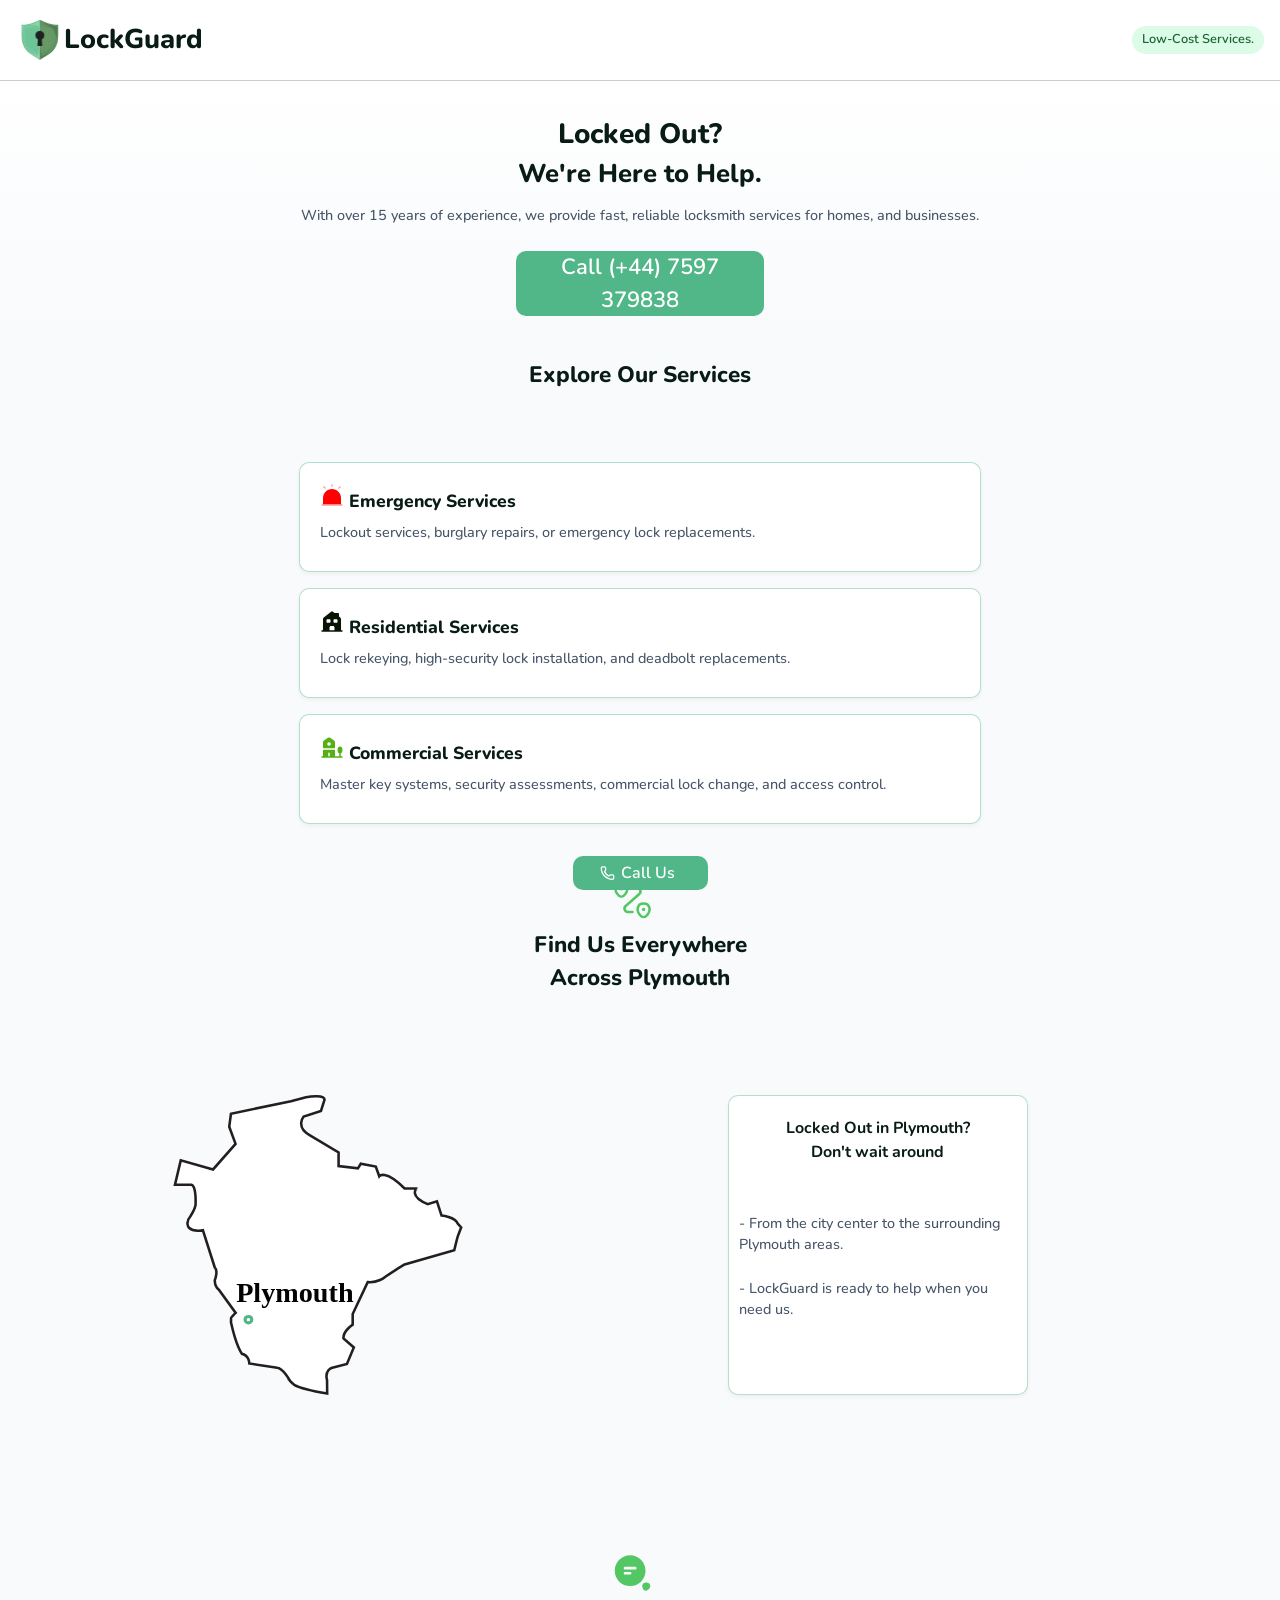
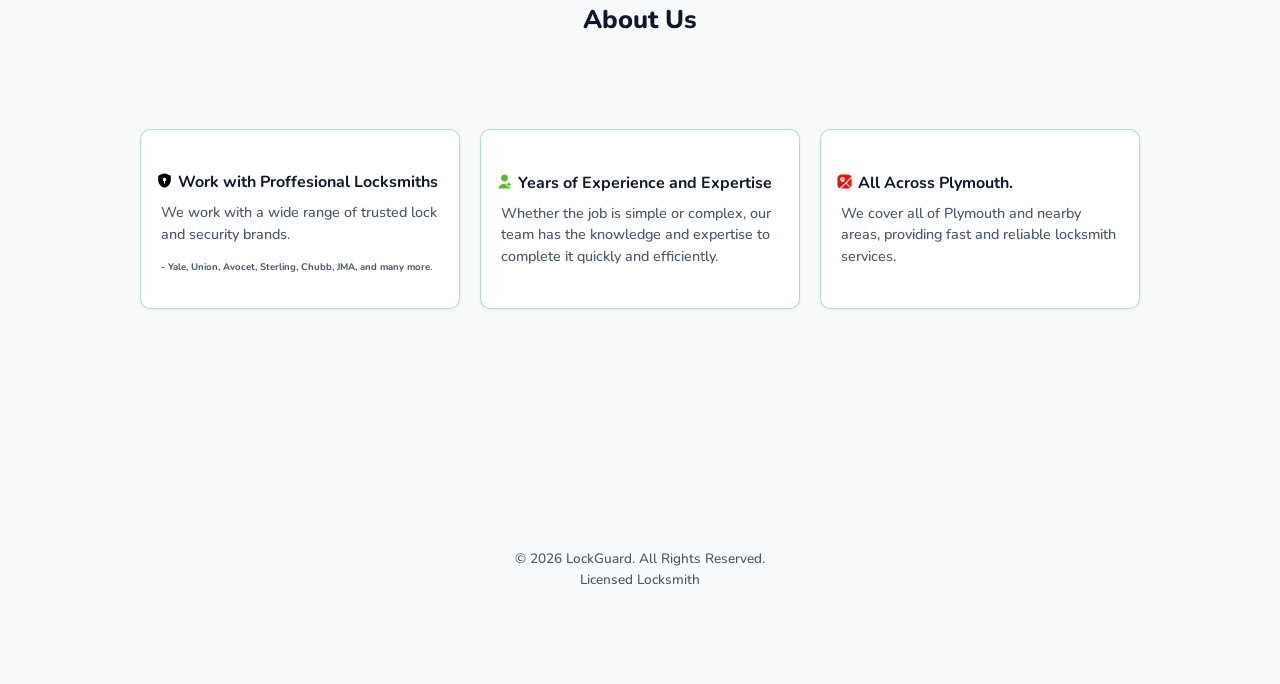
<file: index.html>
<!DOCTYPE html>
<html lang="en-GB">
<head>
  <meta charset="UTF-8" />
  <meta name="viewport" content="width=device-width, initial-scale=1.0" />
  <title>LockGuard</title>
  <link rel="icon" href="assests/logo-title.png" class="title-logo">
  <link rel="stylesheet" href="styles.css" />
  <link rel="preconnect" href="https://fonts.googleapis.com">
  <link rel="preconnect" href="https://fonts.gstatic.com" crossorigin>
  <link href="https://fonts.googleapis.com/css2?family=Nunito:ital,wght@0,200..1000;1,200..1000&display=swap" rel="stylesheet">
</head>
<body class="nunito-font">

  <!-- Sticky Num Bar -->
  <div class="emergency-bar">
    <a href="tel:+44 7597 379838" class="btn-call">
       <img src="icons/phone.svg" class="call-icon">Call Us
    </a>
  </div>

  <!-- Header -->
  <header class="header">
    <div class="logo"><img src="assests/logo.svg" alt="" class="lock-logo"> LockGuard</div>
    <div class="status-badge" id="statusBadge">Low-Cost Services.</div> 
  </header>

  <main>
    <!-- Hero Section -->
    <section class="hero">
      <h1>Locked Out?</h1> <h2>We're Here to Help.</h2>
      <p>With over 15 years of experience, we provide fast, reliable locksmith services for homes, and businesses.</p>
      
      <div class="hero-actions">
        <a href="tel:+44 7597 379838" class="btn btn-primary">Call (+44) 7597 379838</a>
      </div>
    </section>

    <!-- Services Grid -->
    <section id="services" class="services">
      <h1>Explore Our Services</h1>
      
      <div class="service-card">
        <h3><img src="icons/alarm.svg" alt="" class="service-icon"> Emergency Services</h3>
        <p>Lockout services, burglary repairs, or emergency lock replacements.</p>
      </div>


      <div class="service-card">
        <h3><img src="icons/house.svg" alt="" class="service-icon"> Residential Services</h3>
        <p>Lock rekeying, high-security lock installation, and deadbolt replacements.</p>
      </div>

      <div class="service-card">
        <h3><img src="icons/building.svg" alt="" class="service-icon"> Commercial Services</h3>
        <p>Master key systems, security assessments, commercial lock change, and access control.</p>
      </div>
    </section>

    <section class="map-page">
      <div class="map-box">
        <img src="icons/map-icon.svg" alt="" class="map-icon">
        <h2 class="map-title"> Find Us Everywhere <br>Across Plymouth</h2>
        <div class="map-content">
          <img src="assests/plymouth-map.svg" alt="" class="devon-map">
          <div class="map-text">
            <p class="map-txt"> Locked Out in Plymouth? <br> Don't wait around</p>
            <br>
            
            <p class="map-txt-b">- From the city center to the surrounding Plymouth areas.<br> <br> -  LockGuard is ready to help when you need us.</p>
          </div>
        </div>

      </div>

    </section>
    <div class="about-title">
    <img src="icons/about-us.svg" alt="" class="map-icon">
    <h1 class="about-us">About Us</h1>
    </div>
    <section class="more-details">
        
          <div class="service-card-bottom bottom-card-l">
          <h4><img src="icons/security-safe.svg" alt="" class="details-icon">Work with Proffesional Locksmiths</h4>
          <p class="details-text">We work with a wide range of trusted lock and security brands.</p>
          <p class="brands-text">- Yale, Union, Avocet, Sterling, Chubb, JMA, and many more.</p><br>
          </div>
          <div class="service-card-bottom">
          <h4><img src="icons/experience.svg" alt="" class="details-icon">Years of Experience and Expertise</h4>
          <p class="details-text">Whether the job is simple or complex, our team has the knowledge and expertise to complete it quickly and efficiently.</p>
          </div>
          <div class="service-card-bottom">
          <h4><img src="icons/map.svg" alt="" class="details-icon">All Across Plymouth.</h4>
          <p class="details-text">We cover all of Plymouth and nearby areas, providing fast and reliable locksmith services.</p>
          </div>
        
    </section>


  </main>

  <footer>
    <p>&copy; 2026 LockGuard. All Rights Reserved.</p>
    <p>Licensed Locksmith </p>
  </footer>

  <script src="script.js"></script>
</body>
</html>
</file>
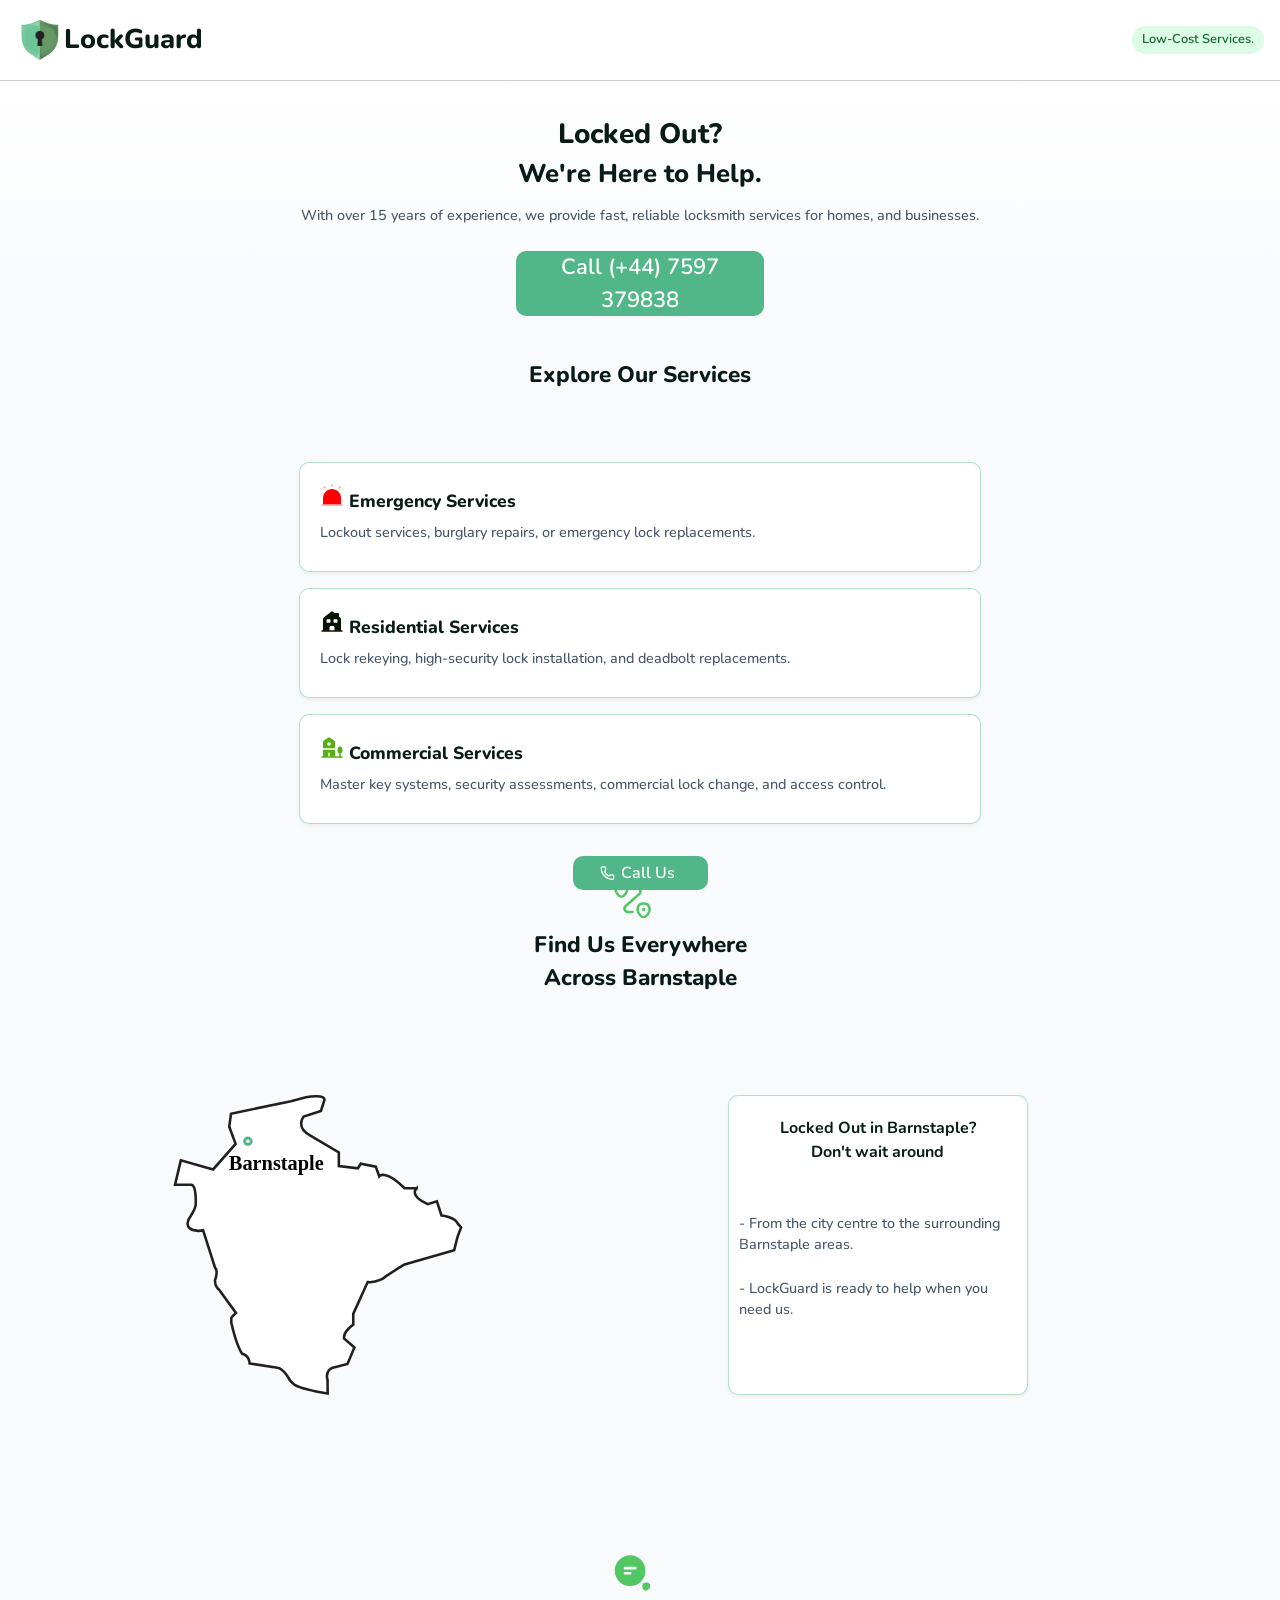
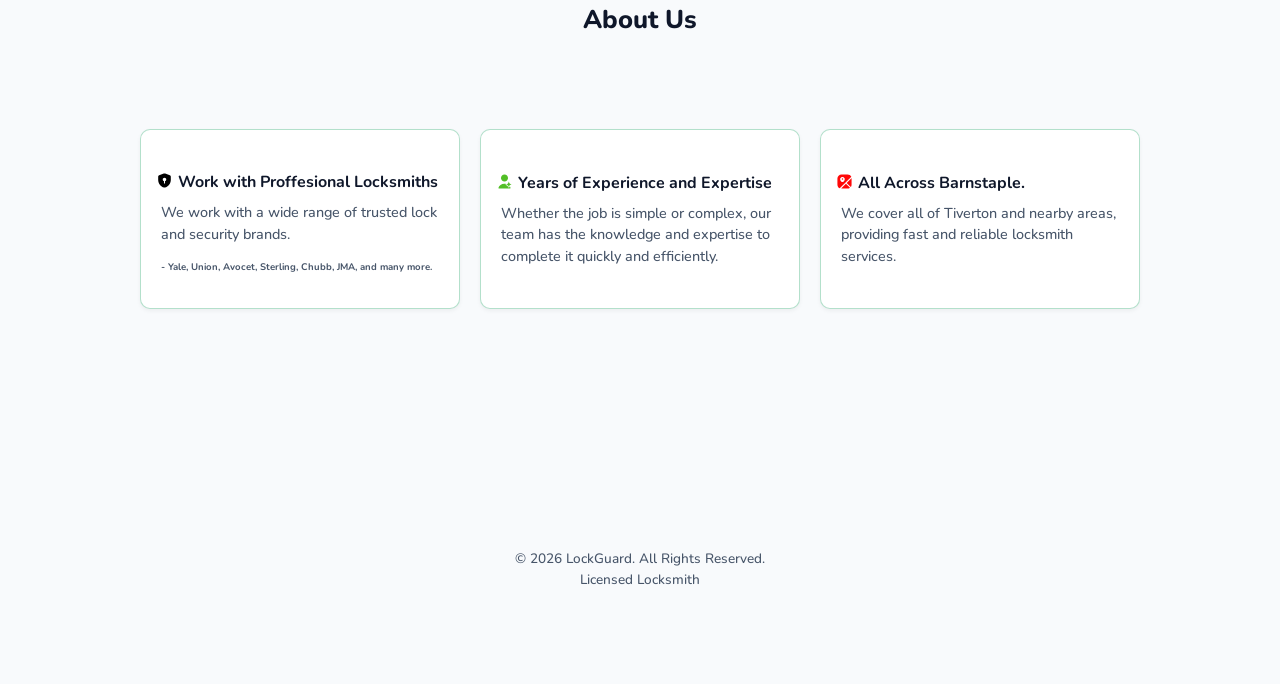
<file: barnstaple/index.html>
<!DOCTYPE html>
<html lang="en-GB">
<head>
  <meta charset="UTF-8" />
  <meta name="viewport" content="width=device-width, initial-scale=1.0" />
  <title>LockGuard</title>
  <link rel="icon" href="/assests/logo-title.png" class="title-logo">
  <link rel="stylesheet" href="/styles.css" />
  <link rel="preconnect" href="https://fonts.googleapis.com">
  <link rel="preconnect" href="https://fonts.gstatic.com" crossorigin>
  <link href="https://fonts.googleapis.com/css2?family=Nunito:ital,wght@0,200..1000;1,200..1000&display=swap" rel="stylesheet">
</head>
<body class="nunito-font">

  <!-- Sticky Num Bar -->
  <div class="emergency-bar">
    <a href="tel:+44 7597 379838" class="btn-call">
       <img src="/icons/phone.svg" class="call-icon">Call Us
    </a>
  </div>

  <!-- Header -->
  <header class="header">
    <div class="logo"><img src="/assests/logo.svg" alt="" class="lock-logo"> LockGuard</div>
    <div class="status-badge" id="statusBadge">Low-Cost Services.</div> 
  </header>

  <main>
    <!-- Hero Section -->
    <section class="hero">
      <h1>Locked Out?</h1> <h2>We're Here to Help.</h2>
      <p>With over 15 years of experience, we provide fast, reliable locksmith services for homes, and businesses.</p>
      
      <div class="hero-actions">
        <a href="tel:+44 7597 379838" class="btn btn-primary">Call (+44) 7597 379838</a>
      </div>
    </section>

    <!-- Services Grid -->
    <section id="services" class="services">
      <h1>Explore Our Services</h1>
      
      <div class="service-card">
        <h3><img src="/icons/alarm.svg" alt="" class="service-icon"> Emergency Services</h3>
        <p>Lockout services, burglary repairs, or emergency lock replacements.</p>
      </div>


      <div class="service-card">
        <h3><img src="/icons/house.svg" alt="" class="service-icon"> Residential Services</h3>
        <p>Lock rekeying, high-security lock installation, and deadbolt replacements.</p>
      </div>

      <div class="service-card">
        <h3><img src="/icons/building.svg" alt="" class="service-icon"> Commercial Services</h3>
        <p>Master key systems, security assessments, commercial lock change, and access control.</p>
      </div>
    </section>

    <section class="map-page">
      <div class="map-box">
        <img src="/icons/map-icon.svg" alt="" class="map-icon">
        <h2 class="map-title"> Find Us Everywhere <br>Across Barnstaple</h2>
        <div class="map-content">
          <img src="/assests/barnstaple-map.svg" alt="" class="devon-map">
          <div class="map-text">
            <p class="map-txt"> Locked Out in Barnstaple? <br> Don't wait around</p>
            <br>
            
            <p class="map-txt-b">- From the city centre to the surrounding Barnstaple areas.<br> <br> -  LockGuard is ready to help when you need us.</p>
          </div>
        </div>

      </div>

    </section>
    <div class="about-title">
    <img src="/icons/about-us.svg" alt="" class="map-icon">
    <h1 class="about-us">About Us</h1>
    </div>
    <section class="more-details">
        
          <div class="service-card-bottom bottom-card-l">
          <h4><img src="/icons/security-safe.svg" alt="" class="details-icon">Work with Proffesional Locksmiths</h4>
          <p class="details-text">We work with a wide range of trusted lock and security brands.</p>
          <p class="brands-text">- Yale, Union, Avocet, Sterling, Chubb, JMA, and many more.</p><br>
          </div>
          <div class="service-card-bottom">
          <h4><img src="/icons/experience.svg" alt="" class="details-icon">Years of Experience and Expertise</h4>
          <p class="details-text">Whether the job is simple or complex, our team has the knowledge and expertise to complete it quickly and efficiently.</p>
          </div>
          <div class="service-card-bottom">
          <h4><img src="/icons/map.svg" alt="" class="details-icon">All Across Barnstaple.</h4>
          <p class="details-text">We cover all of Tiverton and nearby areas, providing fast and reliable locksmith services.</p>
          </div>
        
    </section>


  </main>

  <footer>
    <p>&copy; 2026 LockGuard. All Rights Reserved.</p>
    <p>Licensed Locksmith </p>
  </footer>

  <script src="/script.js"></script>
</body>
</html>
</file>
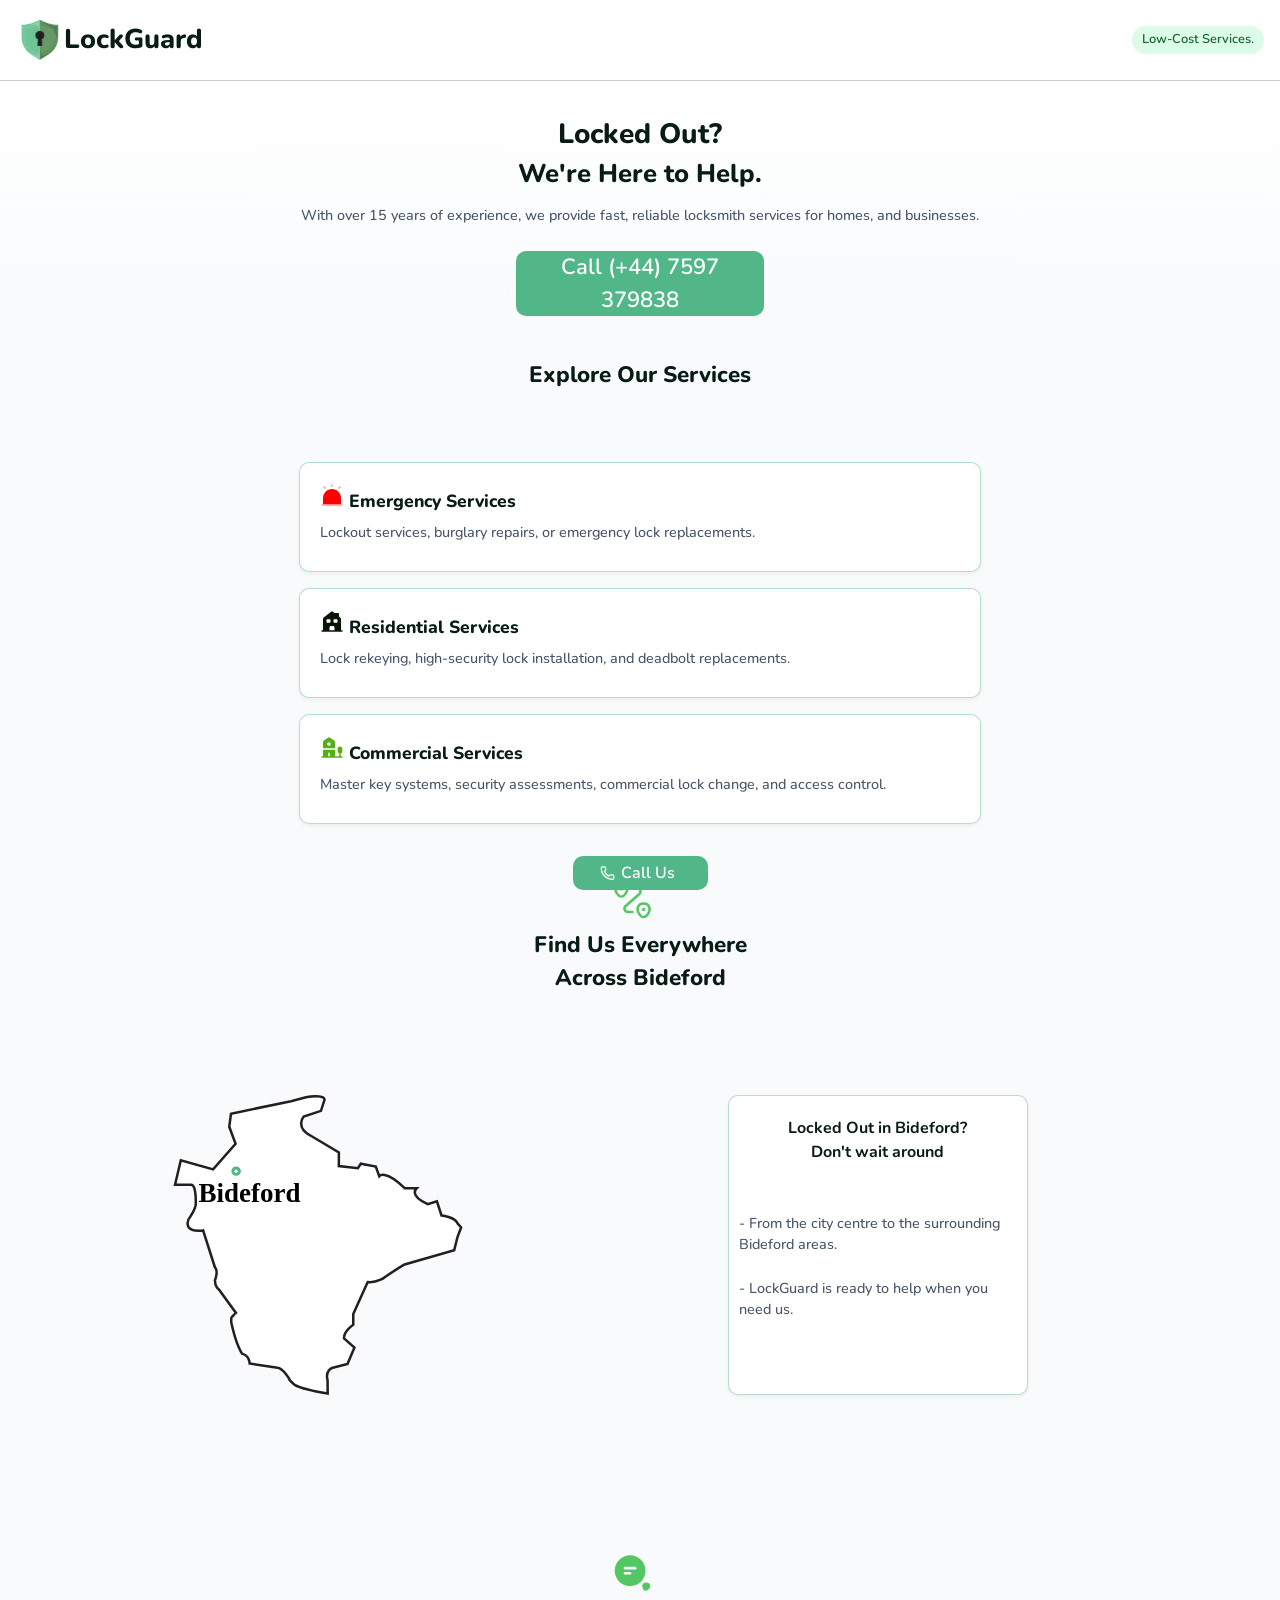
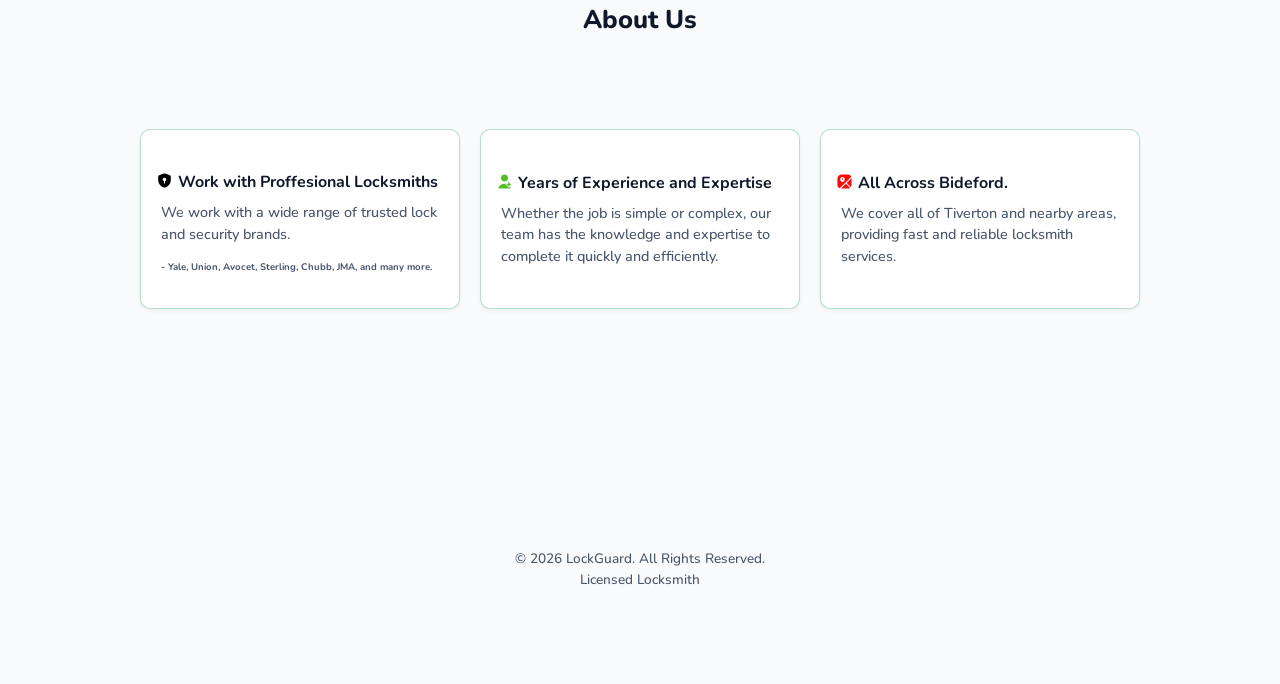
<file: bideford/index.html>
<!DOCTYPE html>
<html lang="en-GB">
<head>
  <meta charset="UTF-8" />
  <meta name="viewport" content="width=device-width, initial-scale=1.0" />
  <title>LockGuard</title>
  <link rel="icon" href="/assests/logo-title.png" class="title-logo">
  <link rel="stylesheet" href="/styles.css" />
  <link rel="preconnect" href="https://fonts.googleapis.com">
  <link rel="preconnect" href="https://fonts.gstatic.com" crossorigin>
  <link href="https://fonts.googleapis.com/css2?family=Nunito:ital,wght@0,200..1000;1,200..1000&display=swap" rel="stylesheet">
</head>
<body class="nunito-font">

  <!-- Sticky Num Bar -->
  <div class="emergency-bar">
    <a href="tel:+44 7597 379838" class="btn-call">
       <img src="/icons/phone.svg" class="call-icon">Call Us
    </a>
  </div>

  <!-- Header -->
  <header class="header">
    <div class="logo"><img src="/assests/logo.svg" alt="" class="lock-logo"> LockGuard</div>
    <div class="status-badge" id="statusBadge">Low-Cost Services.</div> 
  </header>

  <main>
    <!-- Hero Section -->
    <section class="hero">
      <h1>Locked Out?</h1> <h2>We're Here to Help.</h2>
      <p>With over 15 years of experience, we provide fast, reliable locksmith services for homes, and businesses.</p>
      
      <div class="hero-actions">
        <a href="tel:+44 7597 379838" class="btn btn-primary">Call (+44) 7597 379838</a>
      </div>
    </section>

    <!-- Services Grid -->
    <section id="services" class="services">
      <h1>Explore Our Services</h1>
      
      <div class="service-card">
        <h3><img src="/icons/alarm.svg" alt="" class="service-icon"> Emergency Services</h3>
        <p>Lockout services, burglary repairs, or emergency lock replacements.</p>
      </div>


      <div class="service-card">
        <h3><img src="/icons/house.svg" alt="" class="service-icon"> Residential Services</h3>
        <p>Lock rekeying, high-security lock installation, and deadbolt replacements.</p>
      </div>

      <div class="service-card">
        <h3><img src="/icons/building.svg" alt="" class="service-icon"> Commercial Services</h3>
        <p>Master key systems, security assessments, commercial lock change, and access control.</p>
      </div>
    </section>

    <section class="map-page">
      <div class="map-box">
        <img src="/icons/map-icon.svg" alt="" class="map-icon">
        <h2 class="map-title"> Find Us Everywhere <br>Across Bideford</h2>
        <div class="map-content">
          <img src="/assests/bideford-map.svg" alt="" class="devon-map">
          <div class="map-text">
            <p class="map-txt"> Locked Out in Bideford? <br> Don't wait around</p>
            <br>
            
            <p class="map-txt-b">- From the city centre to the surrounding Bideford areas.<br> <br> -  LockGuard is ready to help when you need us.</p>
          </div>
        </div>

      </div>

    </section>
    <div class="about-title">
    <img src="/icons/about-us.svg" alt="" class="map-icon">
    <h1 class="about-us">About Us</h1>
    </div>
    <section class="more-details">
        
          <div class="service-card-bottom bottom-card-l">
          <h4><img src="/icons/security-safe.svg" alt="" class="details-icon">Work with Proffesional Locksmiths</h4>
          <p class="details-text">We work with a wide range of trusted lock and security brands.</p>
          <p class="brands-text">- Yale, Union, Avocet, Sterling, Chubb, JMA, and many more.</p><br>
          </div>
          <div class="service-card-bottom">
          <h4><img src="/icons/experience.svg" alt="" class="details-icon">Years of Experience and Expertise</h4>
          <p class="details-text">Whether the job is simple or complex, our team has the knowledge and expertise to complete it quickly and efficiently.</p>
          </div>
          <div class="service-card-bottom">
          <h4><img src="/icons/map.svg" alt="" class="details-icon">All Across Bideford.</h4>
          <p class="details-text">We cover all of Tiverton and nearby areas, providing fast and reliable locksmith services.</p>
          </div>
        
    </section>


  </main>

  <footer>
    <p>&copy; 2026 LockGuard. All Rights Reserved.</p>
    <p>Licensed Locksmith </p>
  </footer>

  <script src="/script.js"></script>
</body>
</html>
</file>
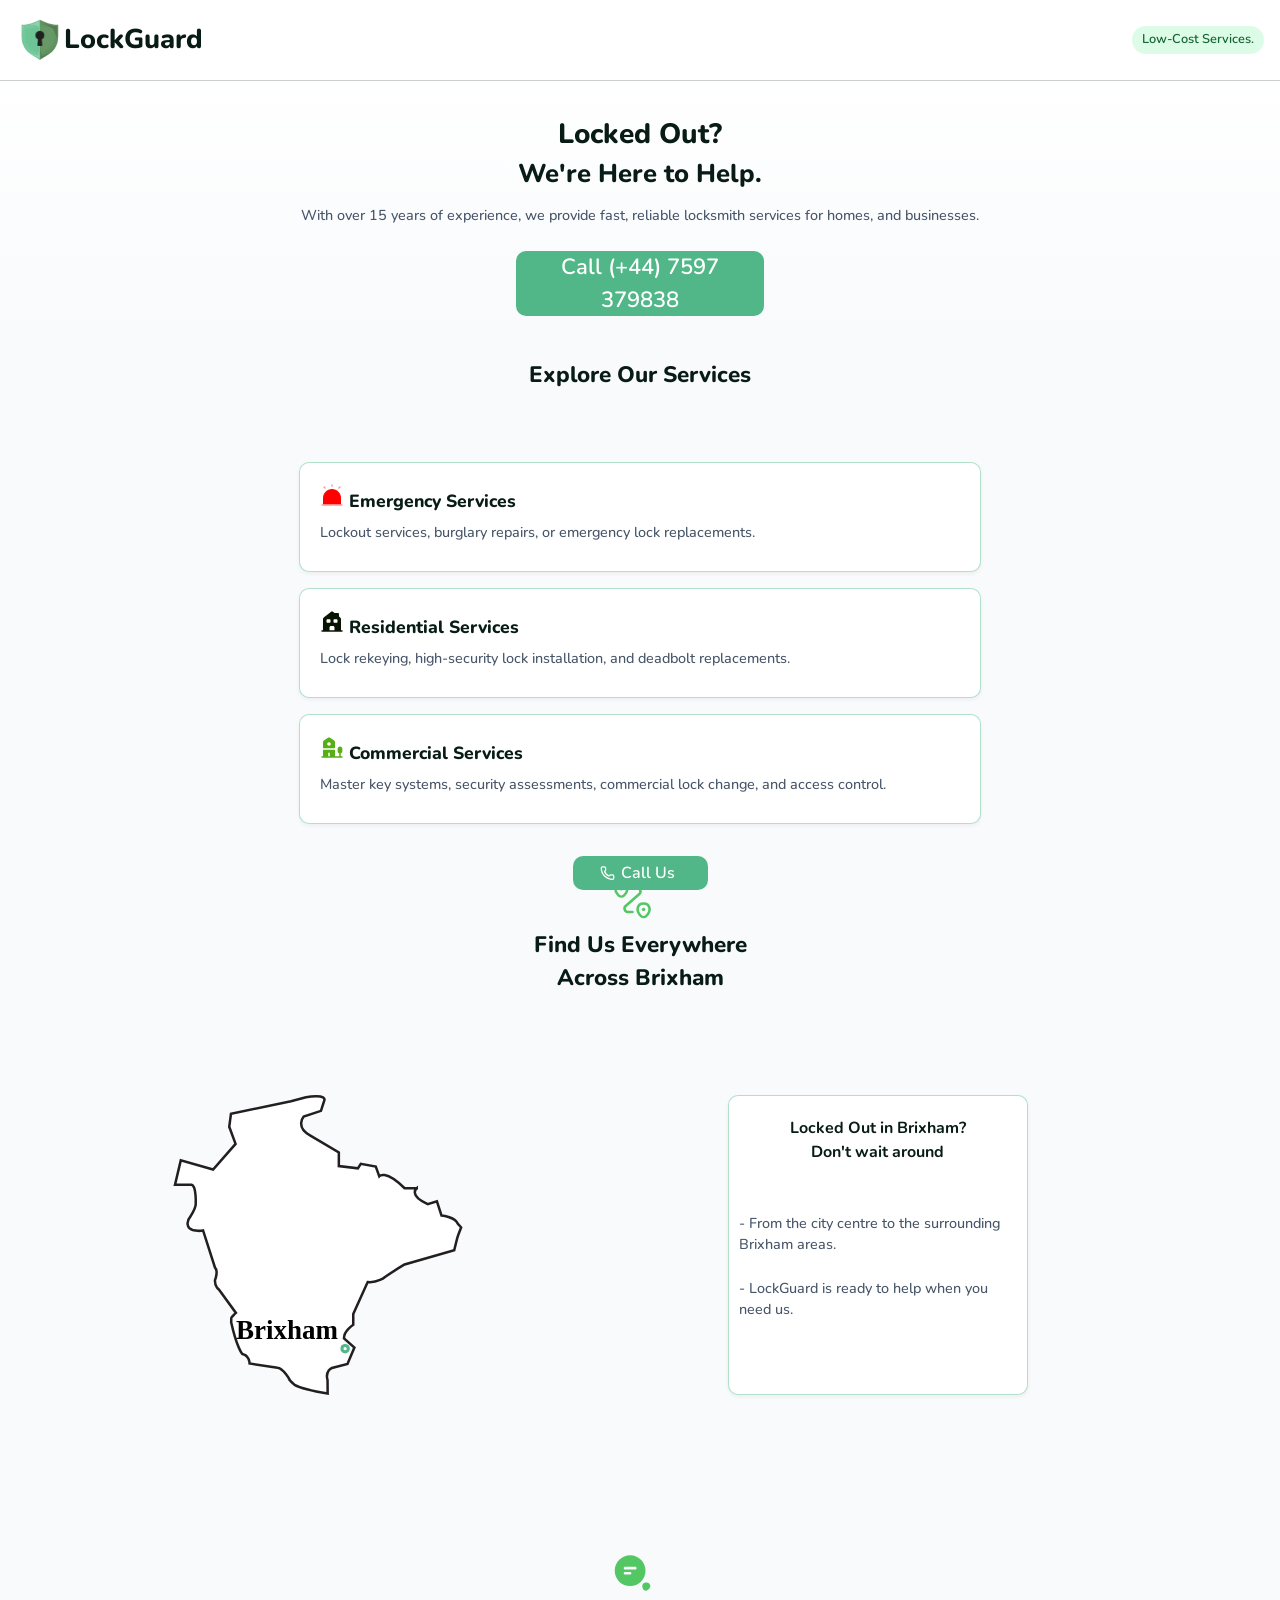
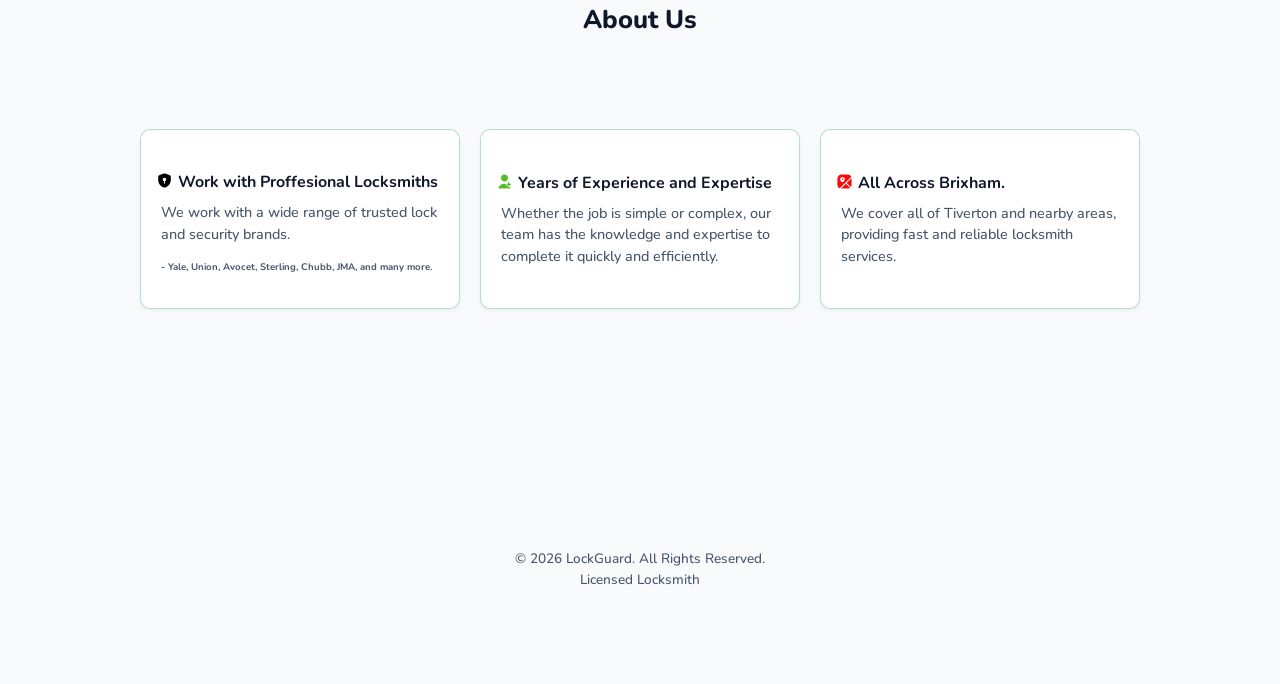
<file: brixham/index.html>
<!DOCTYPE html>
<html lang="en-GB">
<head>
  <meta charset="UTF-8" />
  <meta name="viewport" content="width=device-width, initial-scale=1.0" />
  <title>LockGuard</title>
  <link rel="icon" href="/assests/logo-title.png" class="title-logo">
  <link rel="stylesheet" href="/styles.css" />
  <link rel="preconnect" href="https://fonts.googleapis.com">
  <link rel="preconnect" href="https://fonts.gstatic.com" crossorigin>
  <link href="https://fonts.googleapis.com/css2?family=Nunito:ital,wght@0,200..1000;1,200..1000&display=swap" rel="stylesheet">
</head>
<body class="nunito-font">

  <!-- Sticky Num Bar -->
  <div class="emergency-bar">
    <a href="tel:+44 7597 379838" class="btn-call">
       <img src="/icons/phone.svg" class="call-icon">Call Us
    </a>
  </div>

  <!-- Header -->
  <header class="header">
    <div class="logo"><img src="/assests/logo.svg" alt="" class="lock-logo"> LockGuard</div>
    <div class="status-badge" id="statusBadge">Low-Cost Services.</div> 
  </header>

  <main>
    <!-- Hero Section -->
    <section class="hero">
      <h1>Locked Out?</h1> <h2>We're Here to Help.</h2>
      <p>With over 15 years of experience, we provide fast, reliable locksmith services for homes, and businesses.</p>
      
      <div class="hero-actions">
        <a href="tel:+44 7597 379838" class="btn btn-primary">Call (+44) 7597 379838</a>
      </div>
    </section>

    <!-- Services Grid -->
    <section id="services" class="services">
      <h1>Explore Our Services</h1>
      
      <div class="service-card">
        <h3><img src="/icons/alarm.svg" alt="" class="service-icon"> Emergency Services</h3>
        <p>Lockout services, burglary repairs, or emergency lock replacements.</p>
      </div>


      <div class="service-card">
        <h3><img src="/icons/house.svg" alt="" class="service-icon"> Residential Services</h3>
        <p>Lock rekeying, high-security lock installation, and deadbolt replacements.</p>
      </div>

      <div class="service-card">
        <h3><img src="/icons/building.svg" alt="" class="service-icon"> Commercial Services</h3>
        <p>Master key systems, security assessments, commercial lock change, and access control.</p>
      </div>
    </section>

    <section class="map-page">
      <div class="map-box">
        <img src="/icons/map-icon.svg" alt="" class="map-icon">
        <h2 class="map-title"> Find Us Everywhere <br>Across Brixham</h2>
        <div class="map-content">
          <img src="/assests/brixham-map.svg" alt="" class="devon-map">
          <div class="map-text">
            <p class="map-txt"> Locked Out in Brixham? <br> Don't wait around</p>
            <br>
            
            <p class="map-txt-b">- From the city centre to the surrounding Brixham areas.<br> <br> -  LockGuard is ready to help when you need us.</p>
          </div>
        </div>

      </div>

    </section>
    <div class="about-title">
    <img src="/icons/about-us.svg" alt="" class="map-icon">
    <h1 class="about-us">About Us</h1>
    </div>
    <section class="more-details">
        
          <div class="service-card-bottom bottom-card-l">
          <h4><img src="/icons/security-safe.svg" alt="" class="details-icon">Work with Proffesional Locksmiths</h4>
          <p class="details-text">We work with a wide range of trusted lock and security brands.</p>
          <p class="brands-text">- Yale, Union, Avocet, Sterling, Chubb, JMA, and many more.</p><br>
          </div>
          <div class="service-card-bottom">
          <h4><img src="/icons/experience.svg" alt="" class="details-icon">Years of Experience and Expertise</h4>
          <p class="details-text">Whether the job is simple or complex, our team has the knowledge and expertise to complete it quickly and efficiently.</p>
          </div>
          <div class="service-card-bottom">
          <h4><img src="/icons/map.svg" alt="" class="details-icon">All Across Brixham.</h4>
          <p class="details-text">We cover all of Tiverton and nearby areas, providing fast and reliable locksmith services.</p>
          </div>
        
    </section>


  </main>

  <footer>
    <p>&copy; 2026 LockGuard. All Rights Reserved.</p>
    <p>Licensed Locksmith </p>
  </footer>

  <script src="/script.js"></script>
</body>
</html>
</file>
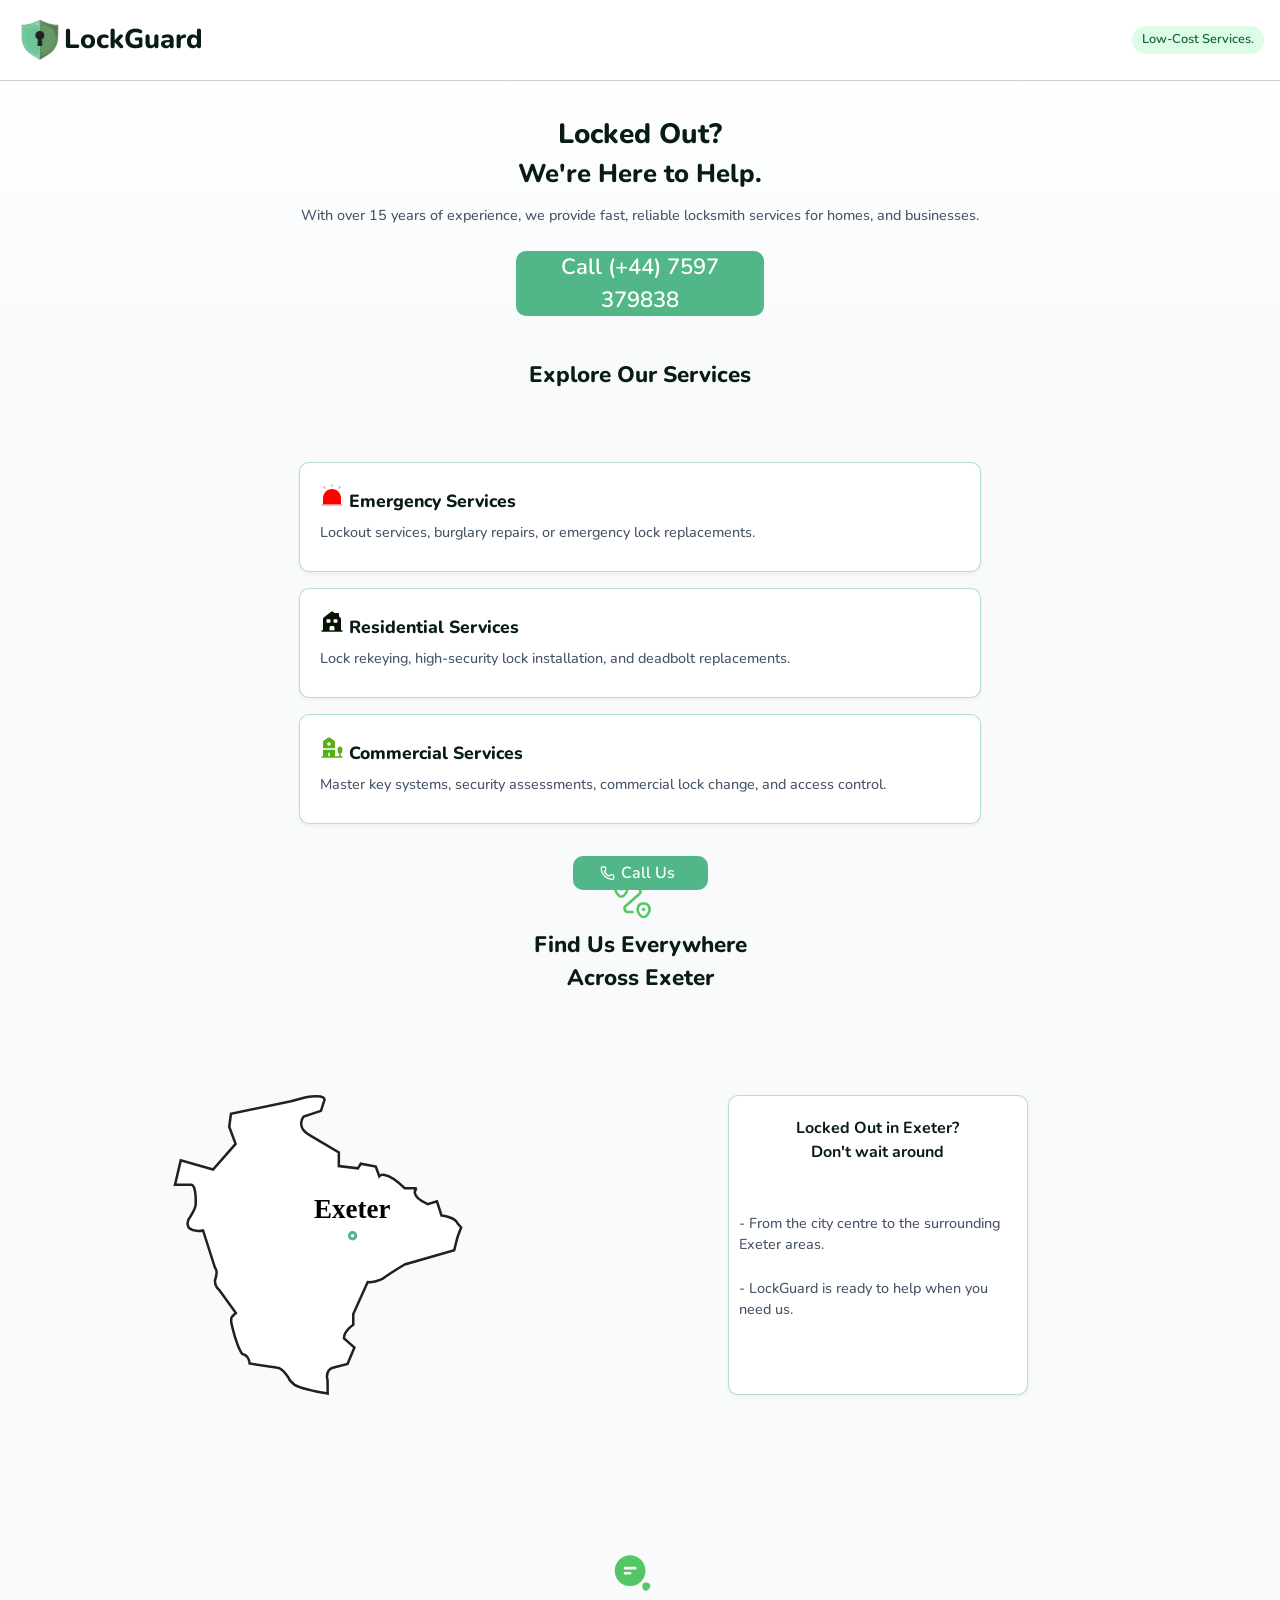
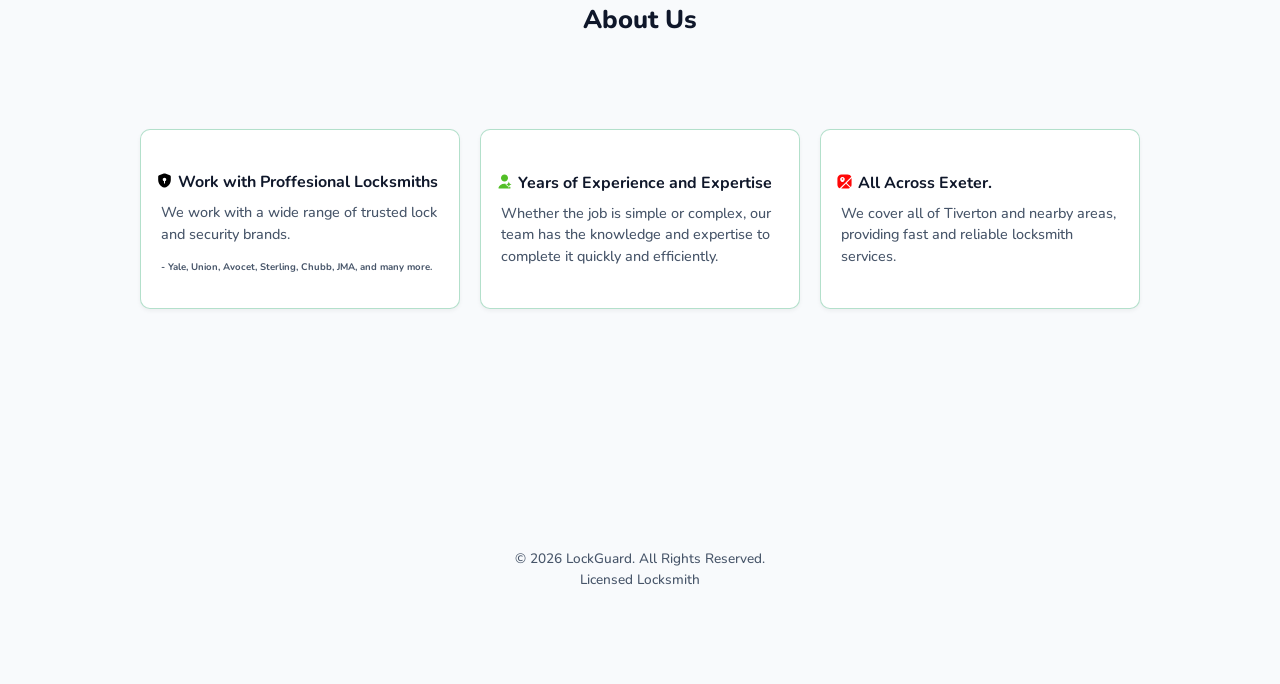
<file: exeter/index.html>
<!DOCTYPE html>
<html lang="en-GB">
<head>
  <meta charset="UTF-8" />
  <meta name="viewport" content="width=device-width, initial-scale=1.0" />
  <title>LockGuard</title>
  <link rel="icon" href="/assests/logo-title.png" class="title-logo">
  <link rel="stylesheet" href="/styles.css" />
  <link rel="preconnect" href="https://fonts.googleapis.com">
  <link rel="preconnect" href="https://fonts.gstatic.com" crossorigin>
  <link href="https://fonts.googleapis.com/css2?family=Nunito:ital,wght@0,200..1000;1,200..1000&display=swap" rel="stylesheet">
</head>
<body class="nunito-font">

  <!-- Sticky Num Bar -->
  <div class="emergency-bar">
    <a href="tel:+44 7597 379838" class="btn-call">
       <img src="/icons/phone.svg" class="call-icon">Call Us
    </a>
  </div>

  <!-- Header -->
  <header class="header">
    <div class="logo"><img src="/assests/logo.svg" alt="" class="lock-logo"> LockGuard</div>
    <div class="status-badge" id="statusBadge">Low-Cost Services.</div> 
  </header>

  <main>
    <!-- Hero Section -->
    <section class="hero">
      <h1>Locked Out?</h1> <h2>We're Here to Help.</h2>
      <p>With over 15 years of experience, we provide fast, reliable locksmith services for homes, and businesses.</p>
      
      <div class="hero-actions">
        <a href="tel:+44 7597 379838" class="btn btn-primary">Call (+44) 7597 379838</a>
      </div>
    </section>

    <!-- Services Grid -->
    <section id="services" class="services">
      <h1>Explore Our Services</h1>
      
      <div class="service-card">
        <h3><img src="/icons/alarm.svg" alt="" class="service-icon"> Emergency Services</h3>
        <p>Lockout services, burglary repairs, or emergency lock replacements.</p>
      </div>


      <div class="service-card">
        <h3><img src="/icons/house.svg" alt="" class="service-icon"> Residential Services</h3>
        <p>Lock rekeying, high-security lock installation, and deadbolt replacements.</p>
      </div>

      <div class="service-card">
        <h3><img src="/icons/building.svg" alt="" class="service-icon"> Commercial Services</h3>
        <p>Master key systems, security assessments, commercial lock change, and access control.</p>
      </div>
    </section>

    <section class="map-page">
      <div class="map-box">
        <img src="/icons/map-icon.svg" alt="" class="map-icon">
        <h2 class="map-title"> Find Us Everywhere <br>Across Exeter</h2>
        <div class="map-content">
          <img src="/assests/exeter-map.svg" alt="" class="devon-map">
          <div class="map-text">
            <p class="map-txt"> Locked Out in Exeter? <br> Don't wait around</p>
            <br>
            
            <p class="map-txt-b">- From the city centre to the surrounding Exeter areas.<br> <br> -  LockGuard is ready to help when you need us.</p>
          </div>
        </div>

      </div>

    </section>
    <div class="about-title">
    <img src="/icons/about-us.svg" alt="" class="map-icon">
    <h1 class="about-us">About Us</h1>
    </div>
    <section class="more-details">
        
          <div class="service-card-bottom bottom-card-l">
          <h4><img src="/icons/security-safe.svg" alt="" class="details-icon">Work with Proffesional Locksmiths</h4>
          <p class="details-text">We work with a wide range of trusted lock and security brands.</p>
          <p class="brands-text">- Yale, Union, Avocet, Sterling, Chubb, JMA, and many more.</p><br>
          </div>
          <div class="service-card-bottom">
          <h4><img src="/icons/experience.svg" alt="" class="details-icon">Years of Experience and Expertise</h4>
          <p class="details-text">Whether the job is simple or complex, our team has the knowledge and expertise to complete it quickly and efficiently.</p>
          </div>
          <div class="service-card-bottom">
          <h4><img src="/icons/map.svg" alt="" class="details-icon">All Across Exeter.</h4>
          <p class="details-text">We cover all of Tiverton and nearby areas, providing fast and reliable locksmith services.</p>
          </div>
        
    </section>


  </main>

  <footer>
    <p>&copy; 2026 LockGuard. All Rights Reserved.</p>
    <p>Licensed Locksmith </p>
  </footer>

  <script src="/script.js"></script>
</body>
</html>
</file>
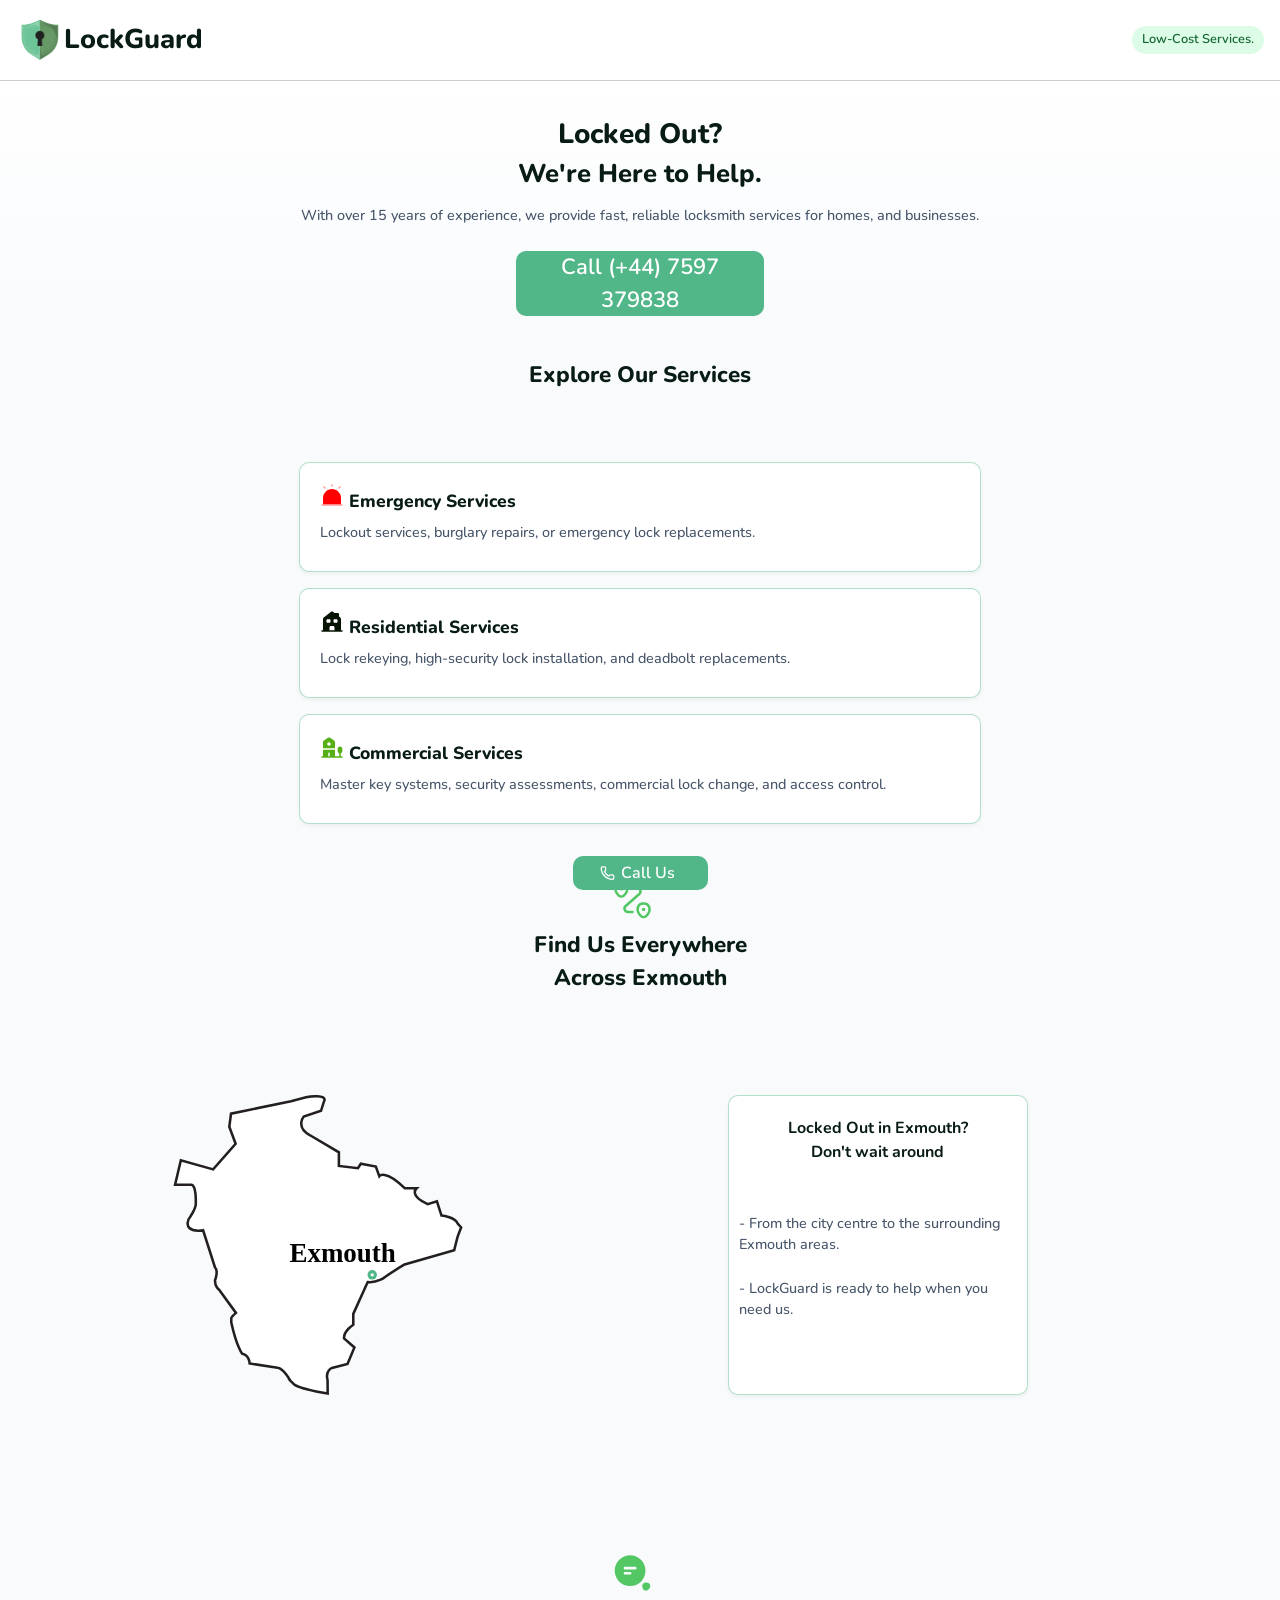
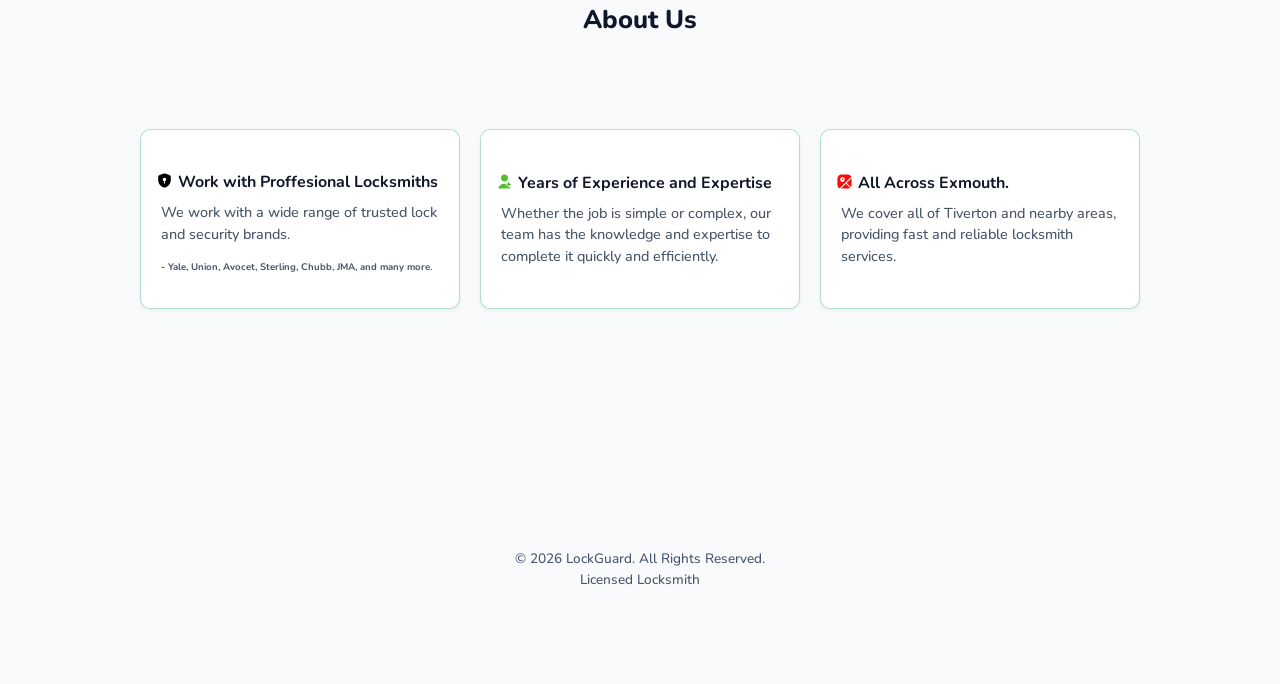
<file: exmouth/index.html>
<!DOCTYPE html>
<html lang="en-GB">
<head>
  <meta charset="UTF-8" />
  <meta name="viewport" content="width=device-width, initial-scale=1.0" />
  <title>LockGuard</title>
  <link rel="icon" href="/assests/logo-title.png" class="title-logo">
  <link rel="stylesheet" href="/styles.css" />
  <link rel="preconnect" href="https://fonts.googleapis.com">
  <link rel="preconnect" href="https://fonts.gstatic.com" crossorigin>
  <link href="https://fonts.googleapis.com/css2?family=Nunito:ital,wght@0,200..1000;1,200..1000&display=swap" rel="stylesheet">
</head>
<body class="nunito-font">

  <!-- Sticky Num Bar -->
  <div class="emergency-bar">
    <a href="tel:+44 7597 379838" class="btn-call">
       <img src="/icons/phone.svg" class="call-icon">Call Us
    </a>
  </div>

  <!-- Header -->
  <header class="header">
    <div class="logo"><img src="/assests/logo.svg" alt="" class="lock-logo"> LockGuard</div>
    <div class="status-badge" id="statusBadge">Low-Cost Services.</div> 
  </header>

  <main>
    <!-- Hero Section -->
    <section class="hero">
      <h1>Locked Out?</h1> <h2>We're Here to Help.</h2>
      <p>With over 15 years of experience, we provide fast, reliable locksmith services for homes, and businesses.</p>
      
      <div class="hero-actions">
        <a href="tel:+44 7597 379838" class="btn btn-primary">Call (+44) 7597 379838</a>
      </div>
    </section>

    <!-- Services Grid -->
    <section id="services" class="services">
      <h1>Explore Our Services</h1>
      
      <div class="service-card">
        <h3><img src="/icons/alarm.svg" alt="" class="service-icon"> Emergency Services</h3>
        <p>Lockout services, burglary repairs, or emergency lock replacements.</p>
      </div>


      <div class="service-card">
        <h3><img src="/icons/house.svg" alt="" class="service-icon"> Residential Services</h3>
        <p>Lock rekeying, high-security lock installation, and deadbolt replacements.</p>
      </div>

      <div class="service-card">
        <h3><img src="/icons/building.svg" alt="" class="service-icon"> Commercial Services</h3>
        <p>Master key systems, security assessments, commercial lock change, and access control.</p>
      </div>
    </section>

    <section class="map-page">
      <div class="map-box">
        <img src="/icons/map-icon.svg" alt="" class="map-icon">
        <h2 class="map-title"> Find Us Everywhere <br>Across Exmouth</h2>
        <div class="map-content">
          <img src="/assests/exmouth-map.svg" alt="" class="devon-map">
          <div class="map-text">
            <p class="map-txt"> Locked Out in Exmouth? <br> Don't wait around</p>
            <br>
            
            <p class="map-txt-b">- From the city centre to the surrounding Exmouth areas.<br> <br> -  LockGuard is ready to help when you need us.</p>
          </div>
        </div>

      </div>

    </section>
    <div class="about-title">
    <img src="/icons/about-us.svg" alt="" class="map-icon">
    <h1 class="about-us">About Us</h1>
    </div>
    <section class="more-details">
        
          <div class="service-card-bottom bottom-card-l">
          <h4><img src="/icons/security-safe.svg" alt="" class="details-icon">Work with Proffesional Locksmiths</h4>
          <p class="details-text">We work with a wide range of trusted lock and security brands.</p>
          <p class="brands-text">- Yale, Union, Avocet, Sterling, Chubb, JMA, and many more.</p><br>
          </div>
          <div class="service-card-bottom">
          <h4><img src="/icons/experience.svg" alt="" class="details-icon">Years of Experience and Expertise</h4>
          <p class="details-text">Whether the job is simple or complex, our team has the knowledge and expertise to complete it quickly and efficiently.</p>
          </div>
          <div class="service-card-bottom">
          <h4><img src="/icons/map.svg" alt="" class="details-icon">All Across Exmouth.</h4>
          <p class="details-text">We cover all of Tiverton and nearby areas, providing fast and reliable locksmith services.</p>
          </div>
        
    </section>


  </main>

  <footer>
    <p>&copy; 2026 LockGuard. All Rights Reserved.</p>
    <p>Licensed Locksmith </p>
  </footer>

  <script src="/script.js"></script>
</body>
</html>
</file>
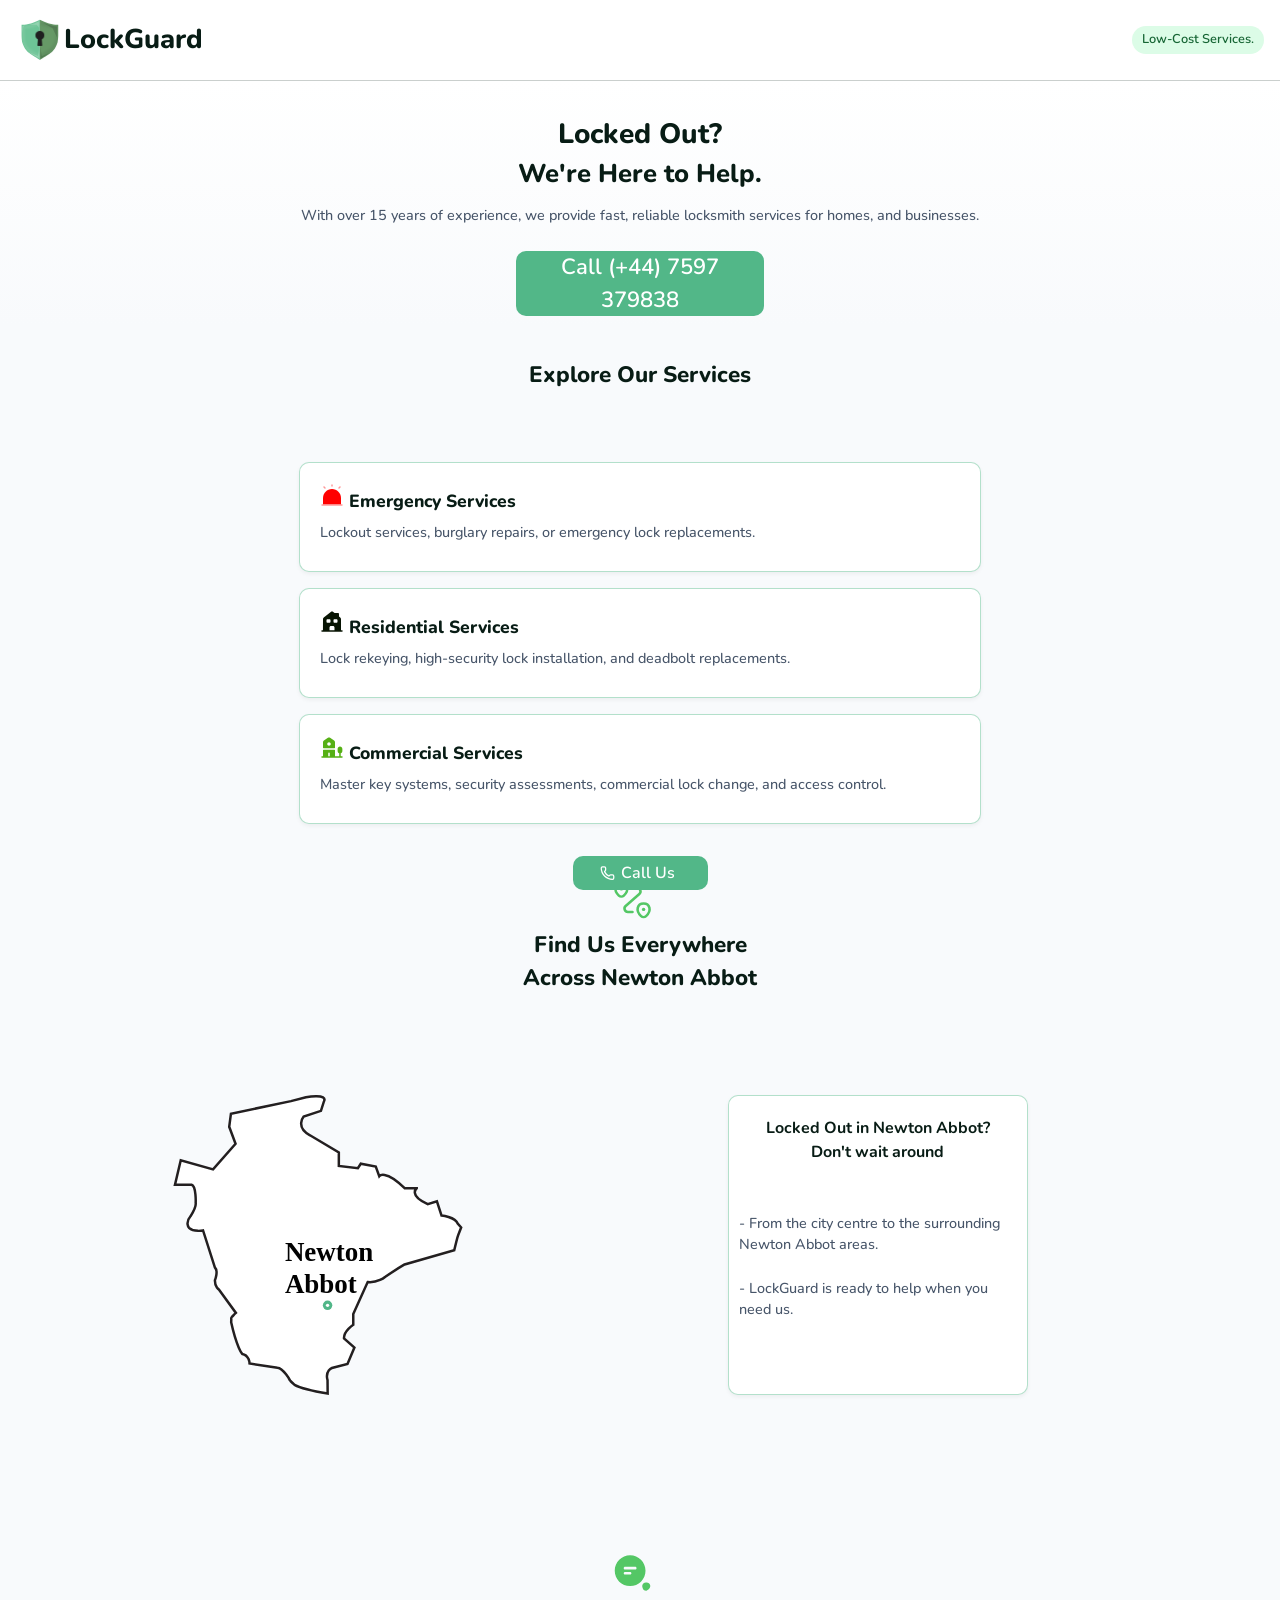
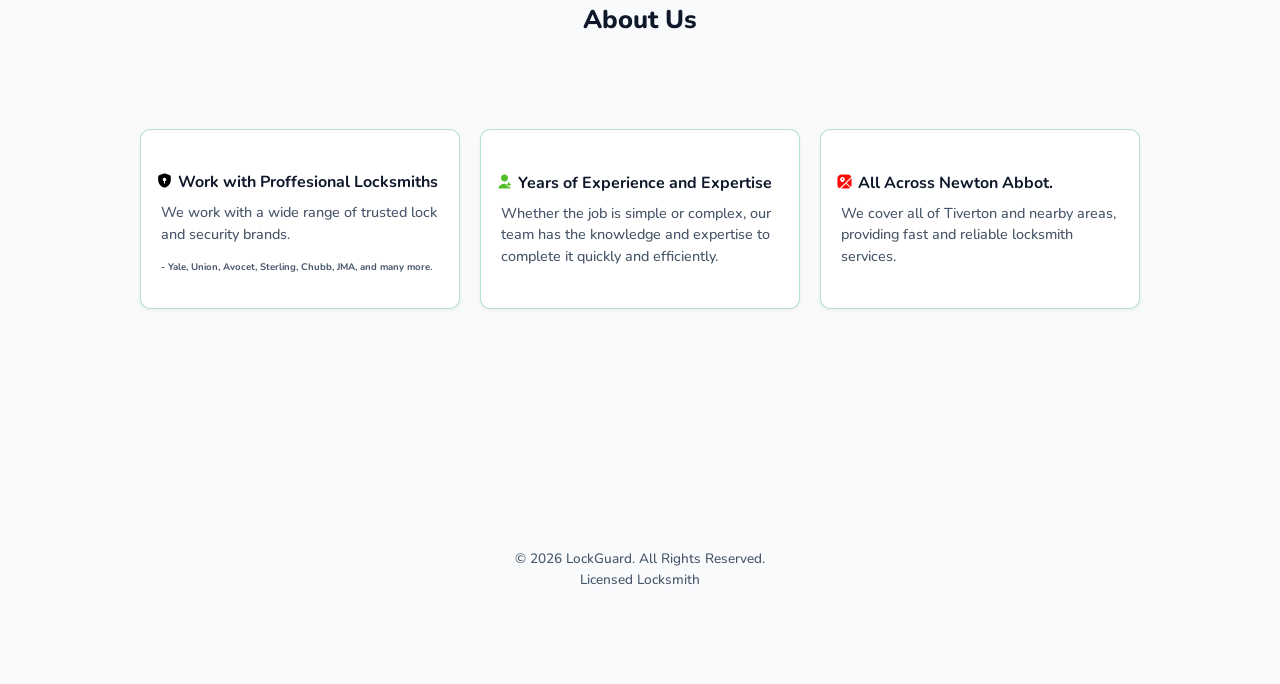
<file: newton abbot/index.html>
<!DOCTYPE html>
<html lang="en-GB">
<head>
  <meta charset="UTF-8" />
  <meta name="viewport" content="width=device-width, initial-scale=1.0" />
  <title>LockGuard</title>
  <link rel="icon" href="/assests/logo-title.png" class="title-logo">
  <link rel="stylesheet" href="/styles.css" />
  <link rel="preconnect" href="https://fonts.googleapis.com">
  <link rel="preconnect" href="https://fonts.gstatic.com" crossorigin>
  <link href="https://fonts.googleapis.com/css2?family=Nunito:ital,wght@0,200..1000;1,200..1000&display=swap" rel="stylesheet">
</head>
<body class="nunito-font">

  <!-- Sticky Num Bar -->
  <div class="emergency-bar">
    <a href="tel:+44 7597 379838" class="btn-call">
       <img src="/icons/phone.svg" class="call-icon">Call Us
    </a>
  </div>

  <!-- Header -->
  <header class="header">
    <div class="logo"><img src="/assests/logo.svg" alt="" class="lock-logo"> LockGuard</div>
    <div class="status-badge" id="statusBadge">Low-Cost Services.</div> 
  </header>

  <main>
    <!-- Hero Section -->
    <section class="hero">
      <h1>Locked Out?</h1> <h2>We're Here to Help.</h2>
      <p>With over 15 years of experience, we provide fast, reliable locksmith services for homes, and businesses.</p>
      
      <div class="hero-actions">
        <a href="tel:+44 7597 379838" class="btn btn-primary">Call (+44) 7597 379838</a>
      </div>
    </section>

    <!-- Services Grid -->
    <section id="services" class="services">
      <h1>Explore Our Services</h1>
      
      <div class="service-card">
        <h3><img src="/icons/alarm.svg" alt="" class="service-icon"> Emergency Services</h3>
        <p>Lockout services, burglary repairs, or emergency lock replacements.</p>
      </div>


      <div class="service-card">
        <h3><img src="/icons/house.svg" alt="" class="service-icon"> Residential Services</h3>
        <p>Lock rekeying, high-security lock installation, and deadbolt replacements.</p>
      </div>

      <div class="service-card">
        <h3><img src="/icons/building.svg" alt="" class="service-icon"> Commercial Services</h3>
        <p>Master key systems, security assessments, commercial lock change, and access control.</p>
      </div>
    </section>

    <section class="map-page">
      <div class="map-box">
        <img src="/icons/map-icon.svg" alt="" class="map-icon">
        <h2 class="map-title"> Find Us Everywhere <br>Across Newton Abbot</h2>
        <div class="map-content">
          <img src="/assests/newton-abbot-map.svg" alt="" class="devon-map">
          <div class="map-text">
            <p class="map-txt"> Locked Out in Newton Abbot? <br> Don't wait around</p>
            <br>
            
            <p class="map-txt-b">- From the city centre to the surrounding Newton Abbot areas.<br> <br> -  LockGuard is ready to help when you need us.</p>
          </div>
        </div>

      </div>

    </section>
    <div class="about-title">
    <img src="/icons/about-us.svg" alt="" class="map-icon">
    <h1 class="about-us">About Us</h1>
    </div>
    <section class="more-details">
        
          <div class="service-card-bottom bottom-card-l">
          <h4><img src="/icons/security-safe.svg" alt="" class="details-icon">Work with Proffesional Locksmiths</h4>
          <p class="details-text">We work with a wide range of trusted lock and security brands.</p>
          <p class="brands-text">- Yale, Union, Avocet, Sterling, Chubb, JMA, and many more.</p><br>
          </div>
          <div class="service-card-bottom">
          <h4><img src="/icons/experience.svg" alt="" class="details-icon">Years of Experience and Expertise</h4>
          <p class="details-text">Whether the job is simple or complex, our team has the knowledge and expertise to complete it quickly and efficiently.</p>
          </div>
          <div class="service-card-bottom">
          <h4><img src="/icons/map.svg" alt="" class="details-icon">All Across Newton Abbot.</h4>
          <p class="details-text">We cover all of Tiverton and nearby areas, providing fast and reliable locksmith services.</p>
          </div>
        
    </section>


  </main>

  <footer>
    <p>&copy; 2026 LockGuard. All Rights Reserved.</p>
    <p>Licensed Locksmith </p>
  </footer>

  <script src="/script.js"></script>
</body>
</html>
</file>
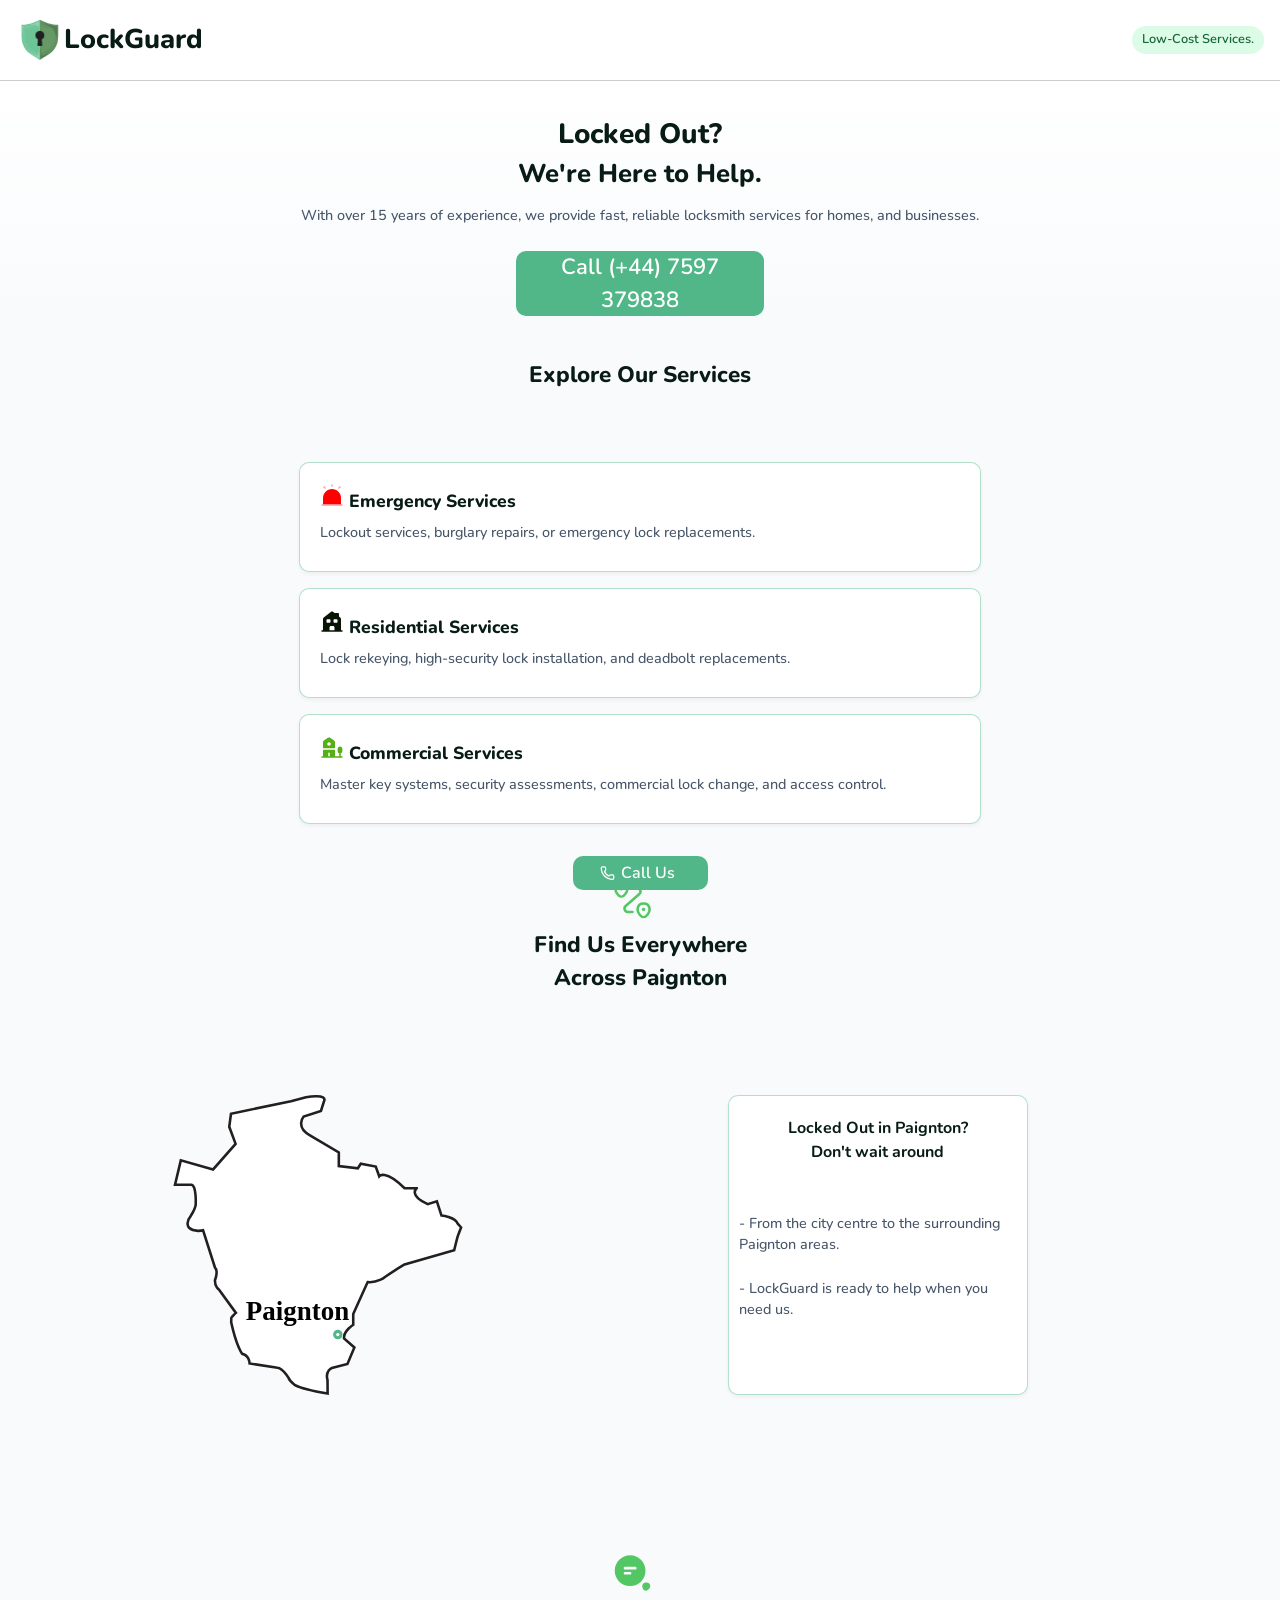
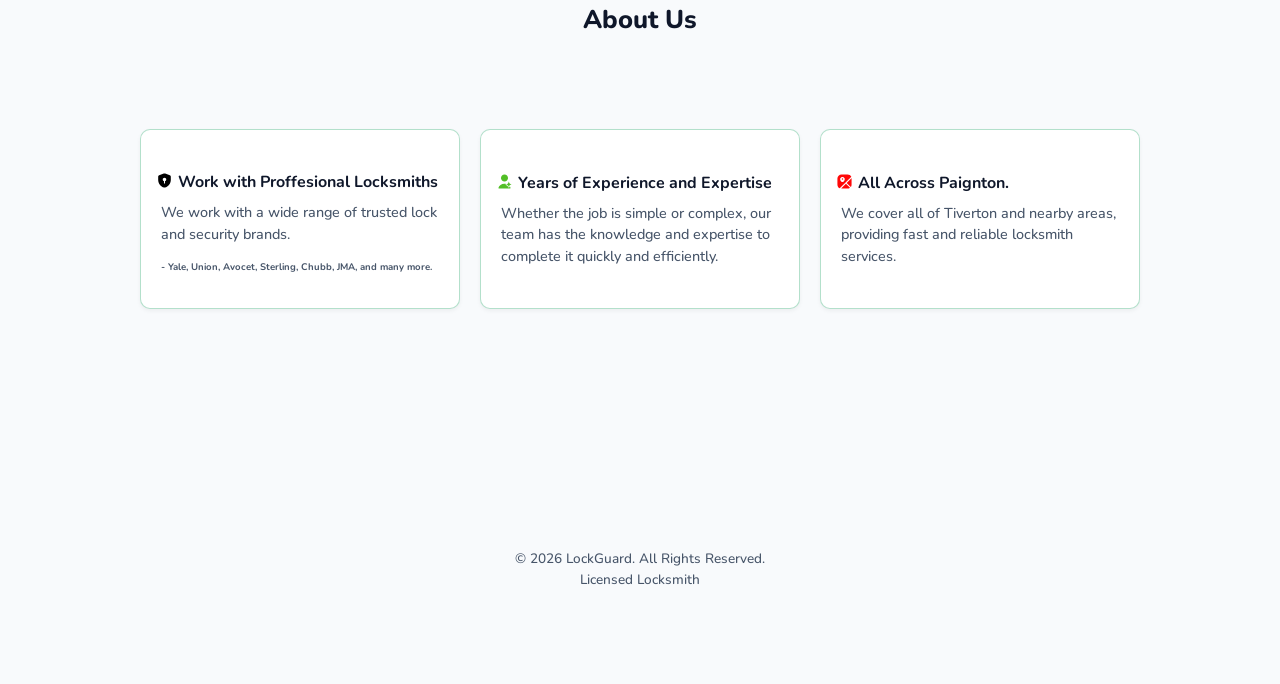
<file: paignton/index.html>
<!DOCTYPE html>
<html lang="en-GB">
<head>
  <meta charset="UTF-8" />
  <meta name="viewport" content="width=device-width, initial-scale=1.0" />
  <title>LockGuard</title>
  <link rel="icon" href="/assests/logo-title.png" class="title-logo">
  <link rel="stylesheet" href="/styles.css" />
  <link rel="preconnect" href="https://fonts.googleapis.com">
  <link rel="preconnect" href="https://fonts.gstatic.com" crossorigin>
  <link href="https://fonts.googleapis.com/css2?family=Nunito:ital,wght@0,200..1000;1,200..1000&display=swap" rel="stylesheet">
</head>
<body class="nunito-font">

  <!-- Sticky Num Bar -->
  <div class="emergency-bar">
    <a href="tel:+44 7597 379838" class="btn-call">
       <img src="/icons/phone.svg" class="call-icon">Call Us
    </a>
  </div>

  <!-- Header -->
  <header class="header">
    <div class="logo"><img src="/assests/logo.svg" alt="" class="lock-logo"> LockGuard</div>
    <div class="status-badge" id="statusBadge">Low-Cost Services.</div> 
  </header>

  <main>
    <!-- Hero Section -->
    <section class="hero">
      <h1>Locked Out?</h1> <h2>We're Here to Help.</h2>
      <p>With over 15 years of experience, we provide fast, reliable locksmith services for homes, and businesses.</p>
      
      <div class="hero-actions">
        <a href="tel:+44 7597 379838" class="btn btn-primary">Call (+44) 7597 379838</a>
      </div>
    </section>

    <!-- Services Grid -->
    <section id="services" class="services">
      <h1>Explore Our Services</h1>
      
      <div class="service-card">
        <h3><img src="/icons/alarm.svg" alt="" class="service-icon"> Emergency Services</h3>
        <p>Lockout services, burglary repairs, or emergency lock replacements.</p>
      </div>


      <div class="service-card">
        <h3><img src="/icons/house.svg" alt="" class="service-icon"> Residential Services</h3>
        <p>Lock rekeying, high-security lock installation, and deadbolt replacements.</p>
      </div>

      <div class="service-card">
        <h3><img src="/icons/building.svg" alt="" class="service-icon"> Commercial Services</h3>
        <p>Master key systems, security assessments, commercial lock change, and access control.</p>
      </div>
    </section>

    <section class="map-page">
      <div class="map-box">
        <img src="/icons/map-icon.svg" alt="" class="map-icon">
        <h2 class="map-title"> Find Us Everywhere <br>Across Paignton</h2>
        <div class="map-content">
          <img src="/assests/paignton-map.svg" alt="" class="devon-map">
          <div class="map-text">
            <p class="map-txt"> Locked Out in Paignton? <br> Don't wait around</p>
            <br>
            
            <p class="map-txt-b">- From the city centre to the surrounding Paignton areas.<br> <br> -  LockGuard is ready to help when you need us.</p>
          </div>
        </div>

      </div>

    </section>
    <div class="about-title">
    <img src="/icons/about-us.svg" alt="" class="map-icon">
    <h1 class="about-us">About Us</h1>
    </div>
    <section class="more-details">
        
          <div class="service-card-bottom bottom-card-l">
          <h4><img src="/icons/security-safe.svg" alt="" class="details-icon">Work with Proffesional Locksmiths</h4>
          <p class="details-text">We work with a wide range of trusted lock and security brands.</p>
          <p class="brands-text">- Yale, Union, Avocet, Sterling, Chubb, JMA, and many more.</p><br>
          </div>
          <div class="service-card-bottom">
          <h4><img src="/icons/experience.svg" alt="" class="details-icon">Years of Experience and Expertise</h4>
          <p class="details-text">Whether the job is simple or complex, our team has the knowledge and expertise to complete it quickly and efficiently.</p>
          </div>
          <div class="service-card-bottom">
          <h4><img src="/icons/map.svg" alt="" class="details-icon">All Across Paignton.</h4>
          <p class="details-text">We cover all of Tiverton and nearby areas, providing fast and reliable locksmith services.</p>
          </div>
        
    </section>


  </main>

  <footer>
    <p>&copy; 2026 LockGuard. All Rights Reserved.</p>
    <p>Licensed Locksmith </p>
  </footer>

  <script src="/script.js"></script>
</body>
</html>
</file>
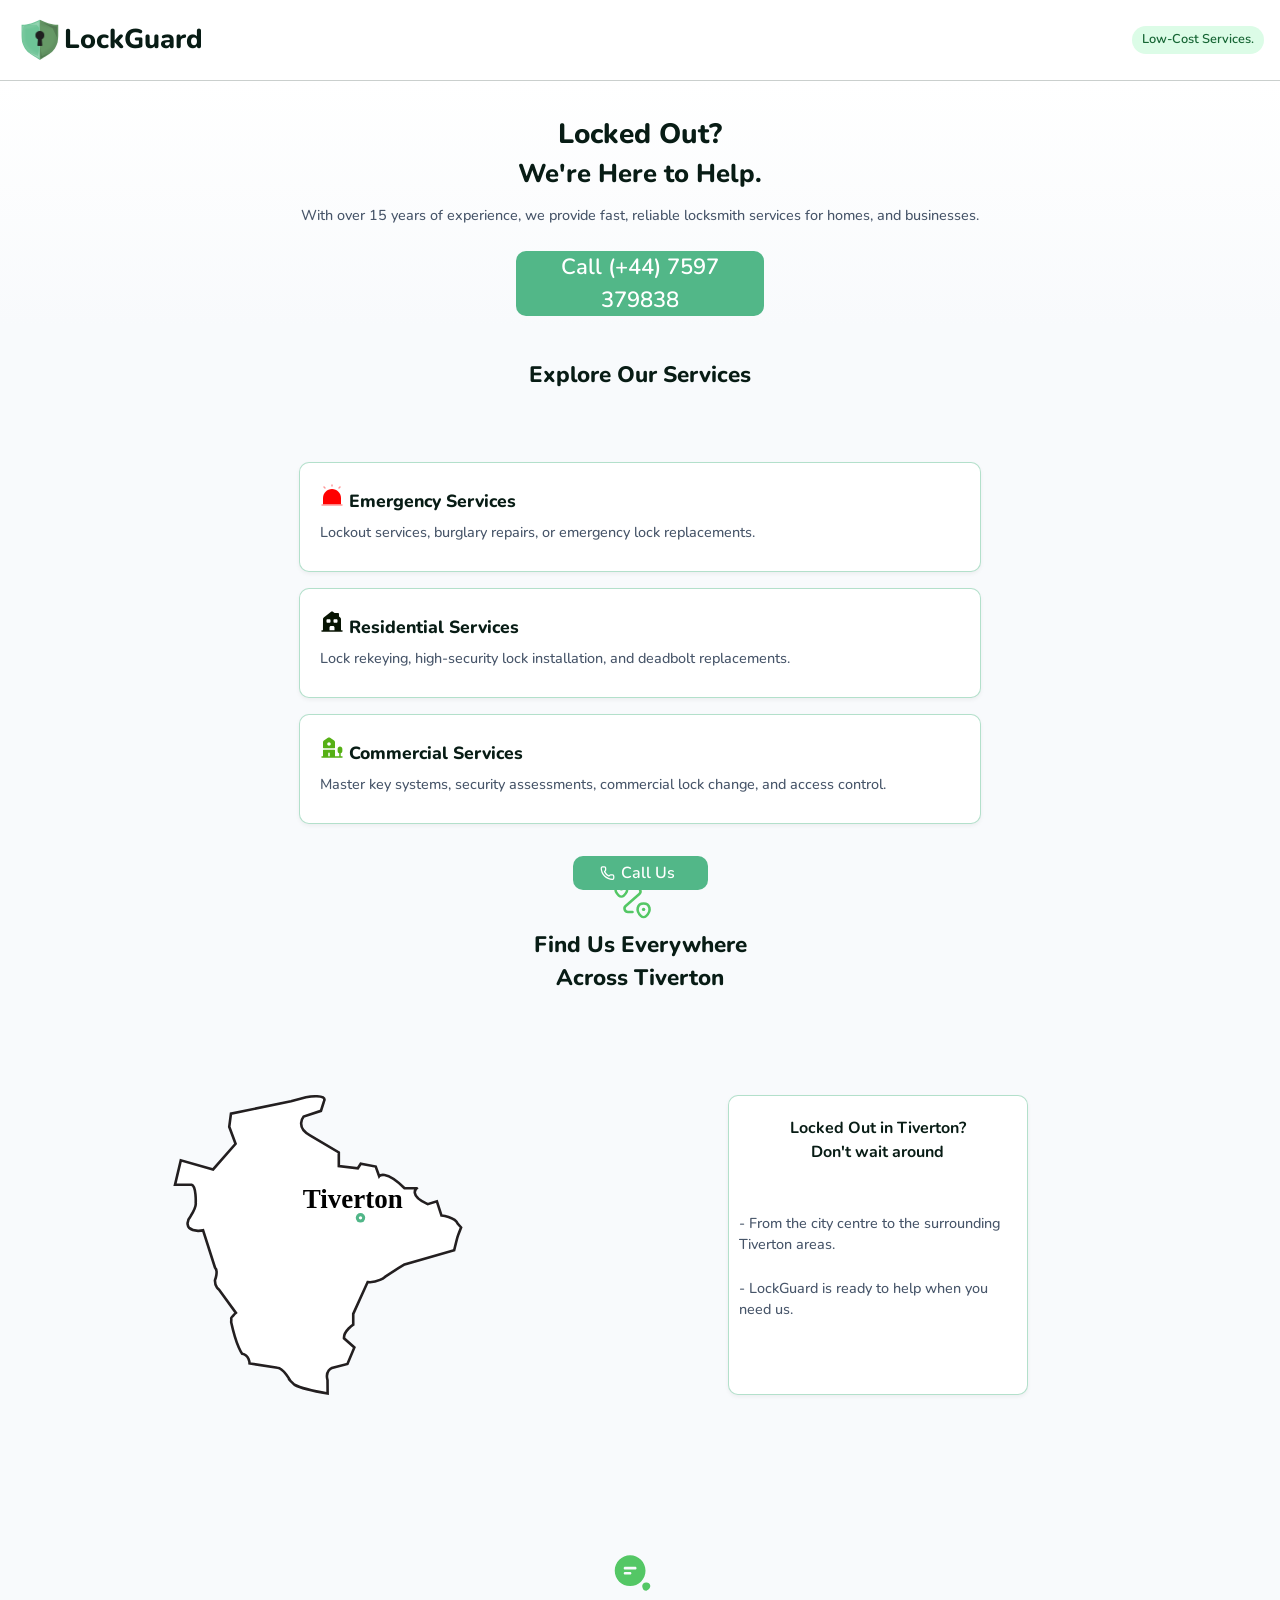
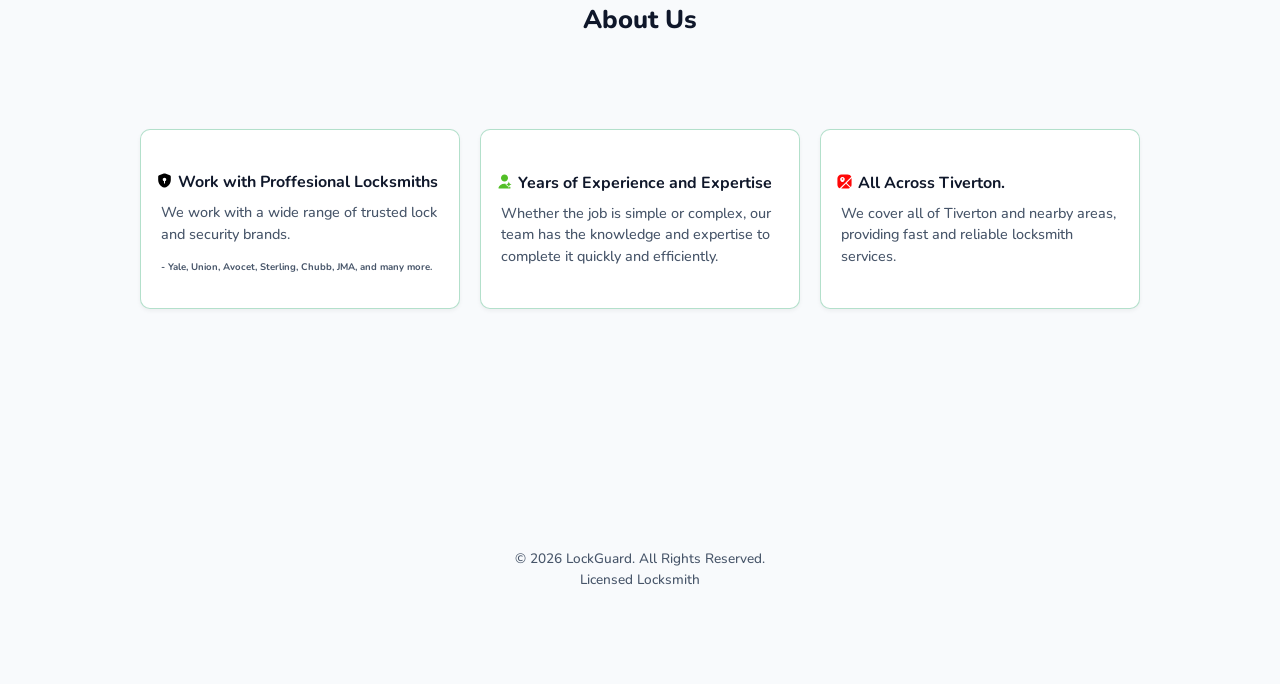
<file: tiverton/index.html>
<!DOCTYPE html>
<html lang="en-GB">
<head>
  <meta charset="UTF-8" />
  <meta name="viewport" content="width=device-width, initial-scale=1.0" />
  <title>LockGuard</title>
  <link rel="icon" href="/assests/logo-title.png" class="title-logo">
  <link rel="stylesheet" href="/styles.css" />
  <link rel="preconnect" href="https://fonts.googleapis.com">
  <link rel="preconnect" href="https://fonts.gstatic.com" crossorigin>
  <link href="https://fonts.googleapis.com/css2?family=Nunito:ital,wght@0,200..1000;1,200..1000&display=swap" rel="stylesheet">
</head>
<body class="nunito-font">

  <!-- Sticky Num Bar -->
  <div class="emergency-bar">
    <a href="tel:+44 7597 379838" class="btn-call">
       <img src="/icons/phone.svg" class="call-icon">Call Us
    </a>
  </div>

  <!-- Header -->
  <header class="header">
    <div class="logo"><img src="/assests/logo.svg" alt="" class="lock-logo"> LockGuard</div>
    <div class="status-badge" id="statusBadge">Low-Cost Services.</div> 
  </header>

  <main>
    <!-- Hero Section -->
    <section class="hero">
      <h1>Locked Out?</h1> <h2>We're Here to Help.</h2>
      <p>With over 15 years of experience, we provide fast, reliable locksmith services for homes, and businesses.</p>
      
      <div class="hero-actions">
        <a href="tel:+44 7597 379838" class="btn btn-primary">Call (+44) 7597 379838</a>
      </div>
    </section>

    <!-- Services Grid -->
    <section id="services" class="services">
      <h1>Explore Our Services</h1>
      
      <div class="service-card">
        <h3><img src="/icons/alarm.svg" alt="" class="service-icon"> Emergency Services</h3>
        <p>Lockout services, burglary repairs, or emergency lock replacements.</p>
      </div>


      <div class="service-card">
        <h3><img src="/icons/house.svg" alt="" class="service-icon"> Residential Services</h3>
        <p>Lock rekeying, high-security lock installation, and deadbolt replacements.</p>
      </div>

      <div class="service-card">
        <h3><img src="/icons/building.svg" alt="" class="service-icon"> Commercial Services</h3>
        <p>Master key systems, security assessments, commercial lock change, and access control.</p>
      </div>
    </section>

    <section class="map-page">
      <div class="map-box">
        <img src="/icons/map-icon.svg" alt="" class="map-icon">
        <h2 class="map-title"> Find Us Everywhere <br>Across Tiverton</h2>
        <div class="map-content">
          <img src="/assests/tiverton-map.svg" alt="" class="devon-map">
          <div class="map-text">
            <p class="map-txt"> Locked Out in Tiverton? <br> Don't wait around</p>
            <br>
            
            <p class="map-txt-b">- From the city centre to the surrounding Tiverton areas.<br> <br> -  LockGuard is ready to help when you need us.</p>
          </div>
        </div>

      </div>

    </section>
    <div class="about-title">
    <img src="/icons/about-us.svg" alt="" class="map-icon">
    <h1 class="about-us">About Us</h1>
    </div>
    <section class="more-details">
        
          <div class="service-card-bottom bottom-card-l">
          <h4><img src="/icons/security-safe.svg" alt="" class="details-icon">Work with Proffesional Locksmiths</h4>
          <p class="details-text">We work with a wide range of trusted lock and security brands.</p>
          <p class="brands-text">- Yale, Union, Avocet, Sterling, Chubb, JMA, and many more.</p><br>
          </div>
          <div class="service-card-bottom">
          <h4><img src="/icons/experience.svg" alt="" class="details-icon">Years of Experience and Expertise</h4>
          <p class="details-text">Whether the job is simple or complex, our team has the knowledge and expertise to complete it quickly and efficiently.</p>
          </div>
          <div class="service-card-bottom">
          <h4><img src="/icons/map.svg" alt="" class="details-icon">All Across Tiverton.</h4>
          <p class="details-text">We cover all of Tiverton and nearby areas, providing fast and reliable locksmith services.</p>
          </div>
        
    </section>


  </main>

  <footer>
    <p>&copy; 2026 LockGuard. All Rights Reserved.</p>
    <p>Licensed Locksmith </p>
  </footer>

  <script src="/script.js"></script>
</body>
</html>
</file>
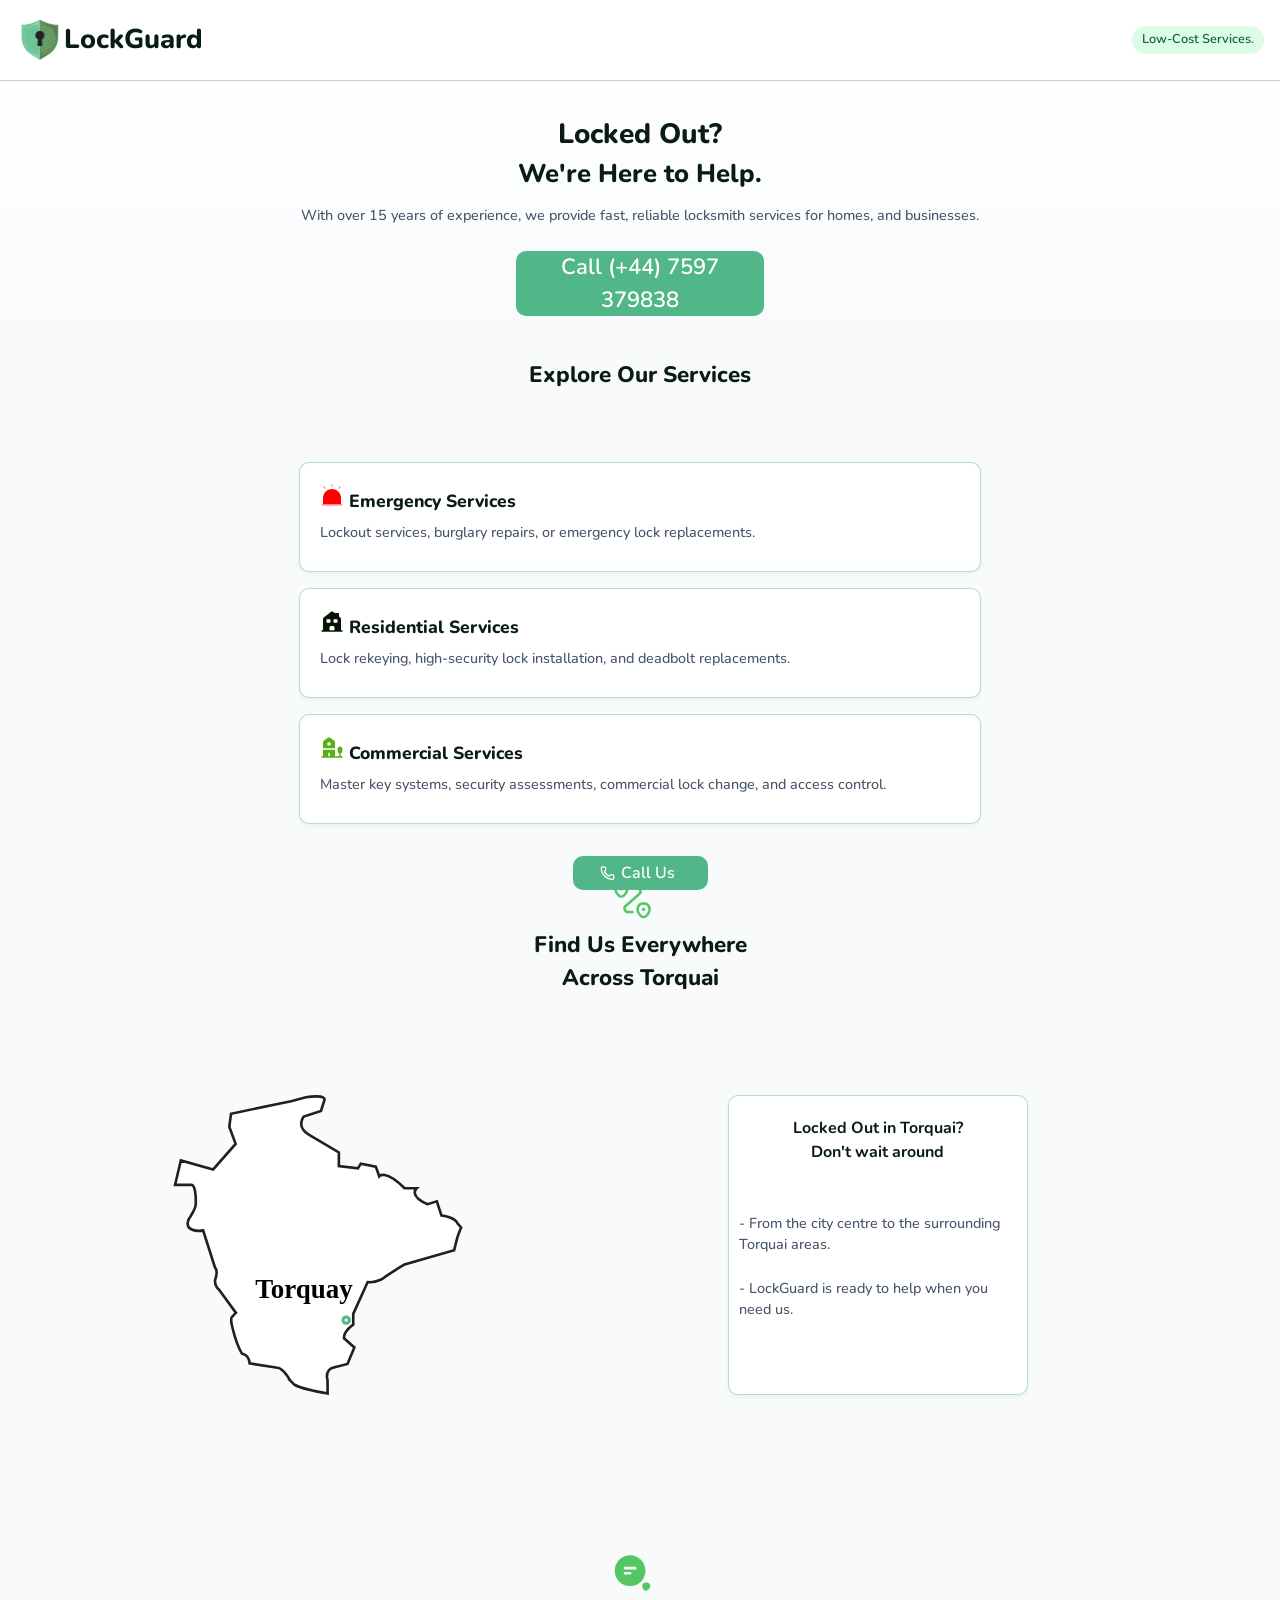
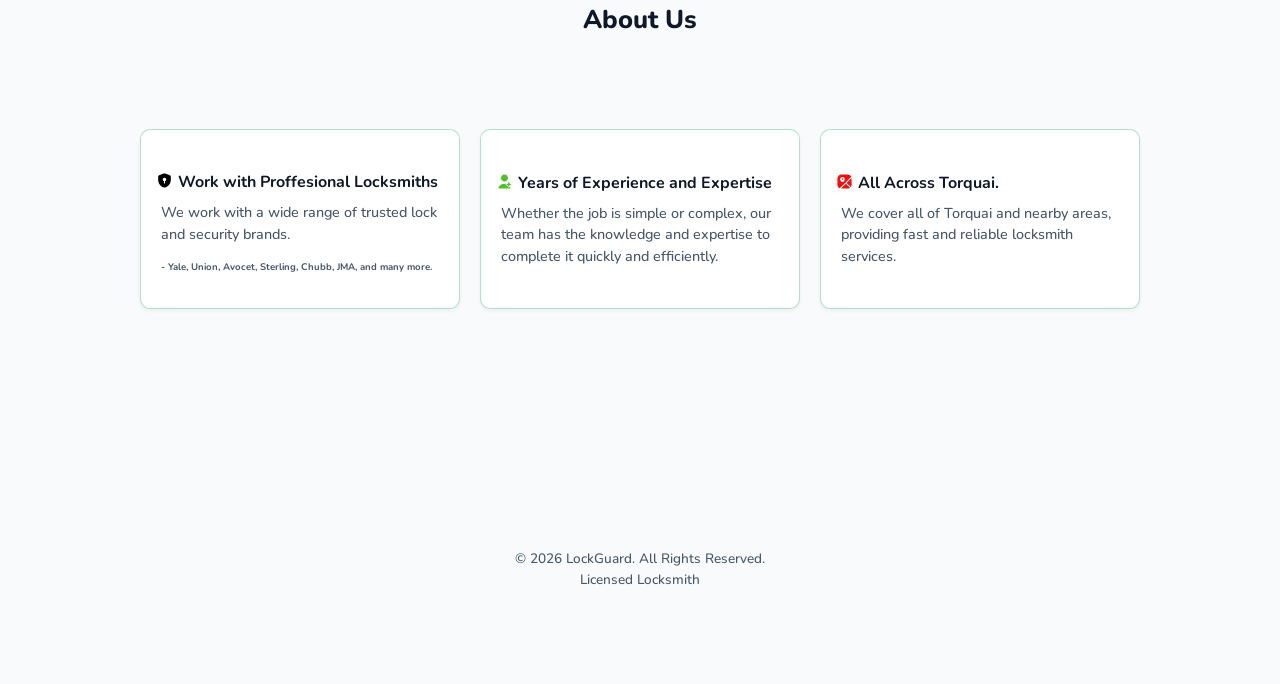
<file: torquai/index.html>
<!DOCTYPE html>
<html lang="en-GB">
<head>
  <meta charset="UTF-8" />
  <meta name="viewport" content="width=device-width, initial-scale=1.0" />
  <title>LockGuard</title>
  <link rel="icon" href="/assests/logo-title.png" class="title-logo">
  <link rel="stylesheet" href="/styles.css" />
  <link rel="preconnect" href="https://fonts.googleapis.com">
  <link rel="preconnect" href="https://fonts.gstatic.com" crossorigin>
  <link href="https://fonts.googleapis.com/css2?family=Nunito:ital,wght@0,200..1000;1,200..1000&display=swap" rel="stylesheet">
</head>
<body class="nunito-font">

  <!-- Sticky Num Bar -->
  <div class="emergency-bar">
    <a href="tel:+44 7597 379838" class="btn-call">
       <img src="/icons/phone.svg" class="call-icon">Call Us
    </a>
  </div>

  <!-- Header -->
  <header class="header">
    <div class="logo"><img src="/assests/logo.svg" alt="" class="lock-logo"> LockGuard</div>
    <div class="status-badge" id="statusBadge">Low-Cost Services.</div> 
  </header>

  <main>
    <!-- Hero Section -->
    <section class="hero">
      <h1>Locked Out?</h1> <h2>We're Here to Help.</h2>
      <p>With over 15 years of experience, we provide fast, reliable locksmith services for homes, and businesses.</p>
      
      <div class="hero-actions">
        <a href="tel:+44 7597 379838" class="btn btn-primary">Call (+44) 7597 379838</a>
      </div>
    </section>

    <!-- Services Grid -->
    <section id="services" class="services">
      <h1>Explore Our Services</h1>
      
      <div class="service-card">
        <h3><img src="/icons/alarm.svg" alt="" class="service-icon"> Emergency Services</h3>
        <p>Lockout services, burglary repairs, or emergency lock replacements.</p>
      </div>


      <div class="service-card">
        <h3><img src="/icons/house.svg" alt="" class="service-icon"> Residential Services</h3>
        <p>Lock rekeying, high-security lock installation, and deadbolt replacements.</p>
      </div>

      <div class="service-card">
        <h3><img src="/icons/building.svg" alt="" class="service-icon"> Commercial Services</h3>
        <p>Master key systems, security assessments, commercial lock change, and access control.</p>
      </div>
    </section>

    <section class="map-page">
      <div class="map-box">
        <img src="/icons/map-icon.svg" alt="" class="map-icon">
        <h2 class="map-title"> Find Us Everywhere <br>Across Torquai</h2>
        <div class="map-content">
          <img src="/assests/torquay-map.svg" alt="" class="devon-map">
          <div class="map-text">
            <p class="map-txt"> Locked Out in Torquai? <br> Don't wait around</p>
            <br>
            
            <p class="map-txt-b">- From the city centre to the surrounding Torquai areas.<br> <br> -  LockGuard is ready to help when you need us.</p>
          </div>
        </div>

      </div>

    </section>
    <div class="about-title">
    <img src="/icons/about-us.svg" alt="" class="map-icon">
    <h1 class="about-us">About Us</h1>
    </div>
    <section class="more-details">
        
          <div class="service-card-bottom bottom-card-l">
          <h4><img src="/icons/security-safe.svg" alt="" class="details-icon">Work with Proffesional Locksmiths</h4>
          <p class="details-text">We work with a wide range of trusted lock and security brands.</p>
          <p class="brands-text">- Yale, Union, Avocet, Sterling, Chubb, JMA, and many more.</p><br>
          </div>
          <div class="service-card-bottom">
          <h4><img src="/icons/experience.svg" alt="" class="details-icon">Years of Experience and Expertise</h4>
          <p class="details-text">Whether the job is simple or complex, our team has the knowledge and expertise to complete it quickly and efficiently.</p>
          </div>
          <div class="service-card-bottom">
          <h4><img src="/icons/map.svg" alt="" class="details-icon">All Across Torquai.</h4>
          <p class="details-text">We cover all of Torquai and nearby areas, providing fast and reliable locksmith services.</p>
          </div>
        
    </section>


  </main>

  <footer>
    <p>&copy; 2026 LockGuard. All Rights Reserved.</p>
    <p>Licensed Locksmith </p>
  </footer>

  <script src="/script.js"></script>
</body>
</html>
</file>
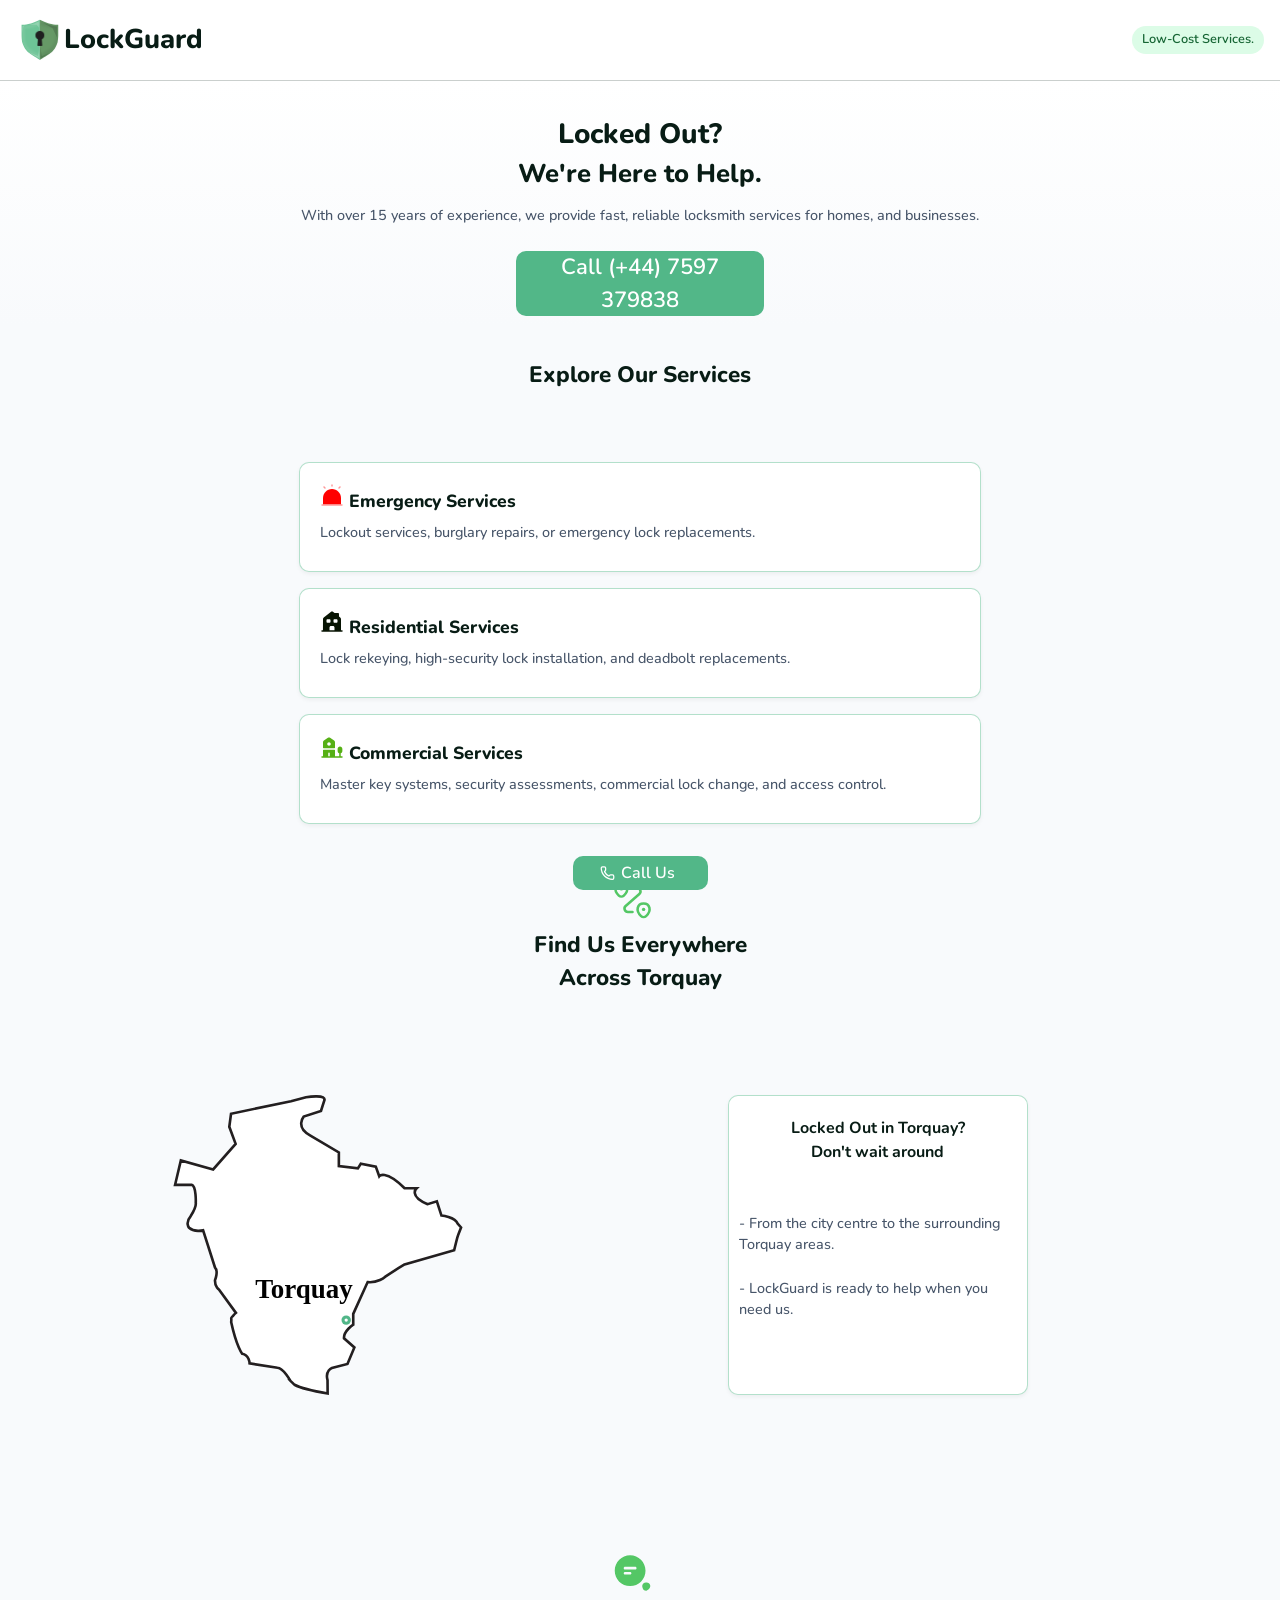
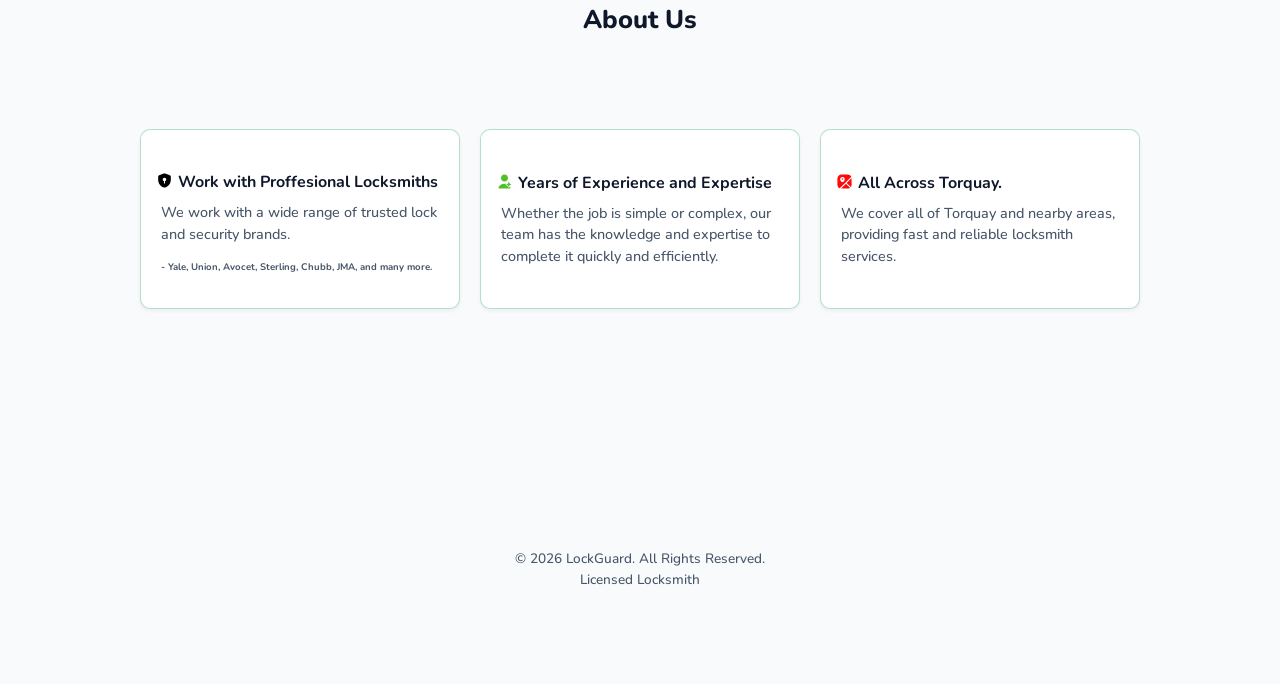
<file: torquay/index.html>
<!DOCTYPE html>
<html lang="en-GB">
<head>
  <meta charset="UTF-8" />
  <meta name="viewport" content="width=device-width, initial-scale=1.0" />
  <title>LockGuard</title>
  <link rel="icon" href="/assests/logo-title.png" class="title-logo">
  <link rel="stylesheet" href="/styles.css" />
  <link rel="preconnect" href="https://fonts.googleapis.com">
  <link rel="preconnect" href="https://fonts.gstatic.com" crossorigin>
  <link href="https://fonts.googleapis.com/css2?family=Nunito:ital,wght@0,200..1000;1,200..1000&display=swap" rel="stylesheet">
</head>
<body class="nunito-font">

  <!-- Sticky Num Bar -->
  <div class="emergency-bar">
    <a href="tel:+44 7597 379838" class="btn-call">
       <img src="/icons/phone.svg" class="call-icon">Call Us
    </a>
  </div>

  <!-- Header -->
  <header class="header">
    <div class="logo"><img src="/assests/logo.svg" alt="" class="lock-logo"> LockGuard</div>
    <div class="status-badge" id="statusBadge">Low-Cost Services.</div> 
  </header>

  <main>
    <!-- Hero Section -->
    <section class="hero">
      <h1>Locked Out?</h1> <h2>We're Here to Help.</h2>
      <p>With over 15 years of experience, we provide fast, reliable locksmith services for homes, and businesses.</p>
      
      <div class="hero-actions">
        <a href="tel:+44 7597 379838" class="btn btn-primary">Call (+44) 7597 379838</a>
      </div>
    </section>

    <!-- Services Grid -->
    <section id="services" class="services">
      <h1>Explore Our Services</h1>
      
      <div class="service-card">
        <h3><img src="/icons/alarm.svg" alt="" class="service-icon"> Emergency Services</h3>
        <p>Lockout services, burglary repairs, or emergency lock replacements.</p>
      </div>


      <div class="service-card">
        <h3><img src="/icons/house.svg" alt="" class="service-icon"> Residential Services</h3>
        <p>Lock rekeying, high-security lock installation, and deadbolt replacements.</p>
      </div>

      <div class="service-card">
        <h3><img src="/icons/building.svg" alt="" class="service-icon"> Commercial Services</h3>
        <p>Master key systems, security assessments, commercial lock change, and access control.</p>
      </div>
    </section>

    <section class="map-page">
      <div class="map-box">
        <img src="/icons/map-icon.svg" alt="" class="map-icon">
        <h2 class="map-title"> Find Us Everywhere <br>Across Torquay</h2>
        <div class="map-content">
          <img src="/assests/torquay-map.svg" alt="" class="devon-map">
          <div class="map-text">
            <p class="map-txt"> Locked Out in Torquay? <br> Don't wait around</p>
            <br>
            
            <p class="map-txt-b">- From the city centre to the surrounding Torquay areas.<br> <br> -  LockGuard is ready to help when you need us.</p>
          </div>
        </div>

      </div>

    </section>
    <div class="about-title">
    <img src="/icons/about-us.svg" alt="" class="map-icon">
    <h1 class="about-us">About Us</h1>
    </div>
    <section class="more-details">
        
          <div class="service-card-bottom bottom-card-l">
          <h4><img src="/icons/security-safe.svg" alt="" class="details-icon">Work with Proffesional Locksmiths</h4>
          <p class="details-text">We work with a wide range of trusted lock and security brands.</p>
          <p class="brands-text">- Yale, Union, Avocet, Sterling, Chubb, JMA, and many more.</p><br>
          </div>
          <div class="service-card-bottom">
          <h4><img src="/icons/experience.svg" alt="" class="details-icon">Years of Experience and Expertise</h4>
          <p class="details-text">Whether the job is simple or complex, our team has the knowledge and expertise to complete it quickly and efficiently.</p>
          </div>
          <div class="service-card-bottom">
          <h4><img src="/icons/map.svg" alt="" class="details-icon">All Across Torquay.</h4>
          <p class="details-text">We cover all of Torquay and nearby areas, providing fast and reliable locksmith services.</p>
          </div>
        
    </section>


  </main>

  <footer>
    <p>&copy; 2026 LockGuard. All Rights Reserved.</p>
    <p>Licensed Locksmith </p>
  </footer>

  <script src="/script.js"></script>
</body>
</html>
</file>
<file: styles.css>
/* Color Palette Variables - Edit these to change your theme easily */
:root {
  --primary: #1e3a8a;      /* Deep Blue */
  --accent: #f59e0b;       /* Gold / Safety Amber */
  --danger: #dc2626;       /* Urgent Red for Call Button */
  --bg-light: #f8fafc;
  --text-dark: #0f172a;
  --text-muted: #475569;
  --radius: 10px;
}

* {
  box-sizing: border-box;
  margin: 0;
  padding: 0;
  
}

.nunito-font {
  font-family: "Nunito", sans-serif;
  font-optical-sizing: auto;
  font-weight: 500;
  font-style: normal;
}

body {
  background-color: var(--bg-light);
  color: var(--text-dark);
  line-height: 1.5;
  padding-bottom: 70px; /* Space for sticky call */
}

/* Sticky Call btn */
.emergency-bar {
  position: fixed;
  bottom: 0;
  left: 0;
  right: 0;
  background: transparent;
  padding: 10px 16px;
  z-index: 1000;
  display: flex;
  justify-content:center;

}


.btn-call {
  background-color: #52b788;
  color: #ffffff;
  font-size: 1rem;
  text-align: center;
  display: flex;
  align-items: center;
  justify-content: center;
  text-decoration: none;
  border-radius: var(--radius);
  padding: 5px 0px;
  width: 15vh;
  border: none;
  outline: none;
  font-weight: 600;

  /* Animation properties */
  animation: phoneShake 3s infinite ease-in-out;
}

.btn-call:focus{
  border: none;
  outline: none;
}

/* 2. Define the keyframes */
@keyframes phoneShake {
  /* 0% to 70%: Button stays completely still (~2.1s pause) */
  0%, 70%, 100% {
    transform: rotate(0deg) scale(1);
  }
  
  /* 70% to 90%: Quick phone wiggle effect (~0.6s duration) */
  72% { transform: rotate(-6deg) scale(1.02); }
  75% { transform: rotate(6deg) scale(1.02); }
  78% { transform: rotate(-5deg); }
  81% { transform: rotate(5deg); }
  84% { transform: rotate(-3deg); }
  87% { transform: rotate(3deg); }
  90% { transform: rotate(0deg) scale(1); }
}

.call-icon {
  width: 16px;
  height: 16px;
  padding-right: 1px;
  
}

/* Header */
.header {
  display: flex;
  justify-content: space-between;
  align-items: center;
  padding: 16px;
  background-color: #ffffff;
  border-bottom: 1px solid #081c1536;
}

.logo {
  font-weight: 800;
  font-size: 1.4rem;
  color: #081c15;
  display: flex;
  flex-flow: row;
  align-items: center;
}

.lock-logo{
  width: 40px;
  height: 40px;
}

.status-badge {
  background-color: #dcfce7;
  color: #166534;
  font-size: 0.8rem;
  font-weight: 600;
  padding: 4px 10px;
  border-radius: 20px;
}

/* Hero Section */
.hero {
  padding: 32px 20px 10px 20px;
  text-align: center;
  background: linear-gradient(180deg, #ffffff 0%, var(--bg-light) 100%);
}

.hero h1 {
  font-size: 1.75rem;
  color: #081c15;
  font-weight: 800;
}

.hero h2 {
  font-size: 1.6rem;
  color: #081c15;
  margin-bottom: 12px;
  font-weight: 800;
}

.hero p {
  color: var(--text-muted);
  font-size: 0.9rem;
  margin-bottom: 24px;
}

.hero-actions {
  display: flex;
  flex-direction: column;
  justify-content: center;
  align-items: center;
  gap: 12px;
}

/* Buttons */
.btn {
  display: inline-block;
  padding: 12px 20px;
  border-radius: var(--radius);
  text-decoration: none;
  font-weight: 600;
  border: none;
  cursor: pointer;
  width: 75%;
}

.btn-primary {
  background-color: #52b788;
  color: #ffffff;
  border: none;
}

.btn-primary:hover{
  transform: scale(95%);
}

.btn-call

 

/* Services */

.service-icon{
  width: 20px;
  height: 20px;
  transform: translate(-10px, 1px, 0)

}

.services {
  padding: 32px 20px;
}

.services h1 {
  font-size: 1.4rem;
  margin-bottom: 50px;
  text-align: center;
  color: #081c15;
  font-weight: 800;
}

.service-card {
  background: #ffffff;
  padding: 20px;
  border-radius: var(--radius);
  margin-bottom: 16px;
  box-shadow: 0 2px 4px rgba(0,0,0,0.05);
  border: 1px solid #52b7886f;
 
}

.service-card h3 {
  font-size: 1.1rem;
  margin-bottom: 8px;
  color: #081c15;
  font-weight: 800;
}

.service-card p {
  font-size: 0.9rem;
  color: var(--text-muted);
}



.devon-map{
  width: 180x;
  height: 180px;
  margin-bottom: 50px;
  width: 50%;
}

.map-box{
  display: flex;
  align-items: center;
  justify-content: center;
  text-align: center;
  flex-flow: column;
  margin-bottom: 50px;
}

.map-title{
  text-align: center;
  margin-bottom: 50px;
  font-size: 1.4rem;
  color: #081c15;
  font-weight: 800;
}

.map-content{
  width: 100%;
  display: flex;
  flex-flow: row;
  justify-content: center;
}

.map-text{
  background: #ffffff;
  border-radius: var(--radius);
  box-shadow: 0 2px 4px rgba(0,0,0,0.05);
  border: 1px solid #52b7886f;
  height: 200px;
  width: 50%;
  padding: 5px;
  margin-right: 10px;
  margin-bottom: 50px;
  
}

.map-txt{
  color: #081c15;
  font-size: 0.8rem;
  font-weight: 700;
  text-align: center;
}

.map-txt-title-b{
  color: #081c15;
  font-size: 0.8rem;
  font-weight: 600;
  text-align: start;
  padding-left: 1px;  

}

.map-txt-b{
  color: var(--text-muted);
  font-size: 0.8rem;
  text-align: start;
  padding-left: 1px;
  margin-bottom: 5px;

}


.map-icon{
  width: 32px;
  height: 32px;
}

/* -- ABOUT US -- SECTION */


.more-details{
  display: flex;
  flex-flow: column;
  align-items: center;
}


.about-us{
  margin-bottom: 30px;
  text-align: center;
  font-size: 1.6rem;
  font-weight: 800;

}



.more-details h1{
  margin-bottom: 30px;
  text-align: center;
  font-size: 1.4rem;
}

.more-details h4{
  margin-bottom: 8px;
}

.details-text{
  font-size: 0.9rem;
  color: var(--text-muted);
  
}

.details-icon{
  width: 17px;
  height: 17px;
  transform: translate(-5px, 2px);
}

.brands-text{
  padding-top: 15px;
  font-size: 0.6rem;
  color: var(--text-muted);
  font-weight: 700;
}

.service-card-bottom {
  background: #ffffff;
  display: flex;
  flex-flow: column;
  justify-content: center;
  align-items: start;
  padding: 20px;
  border-radius: var(--radius);
  width: 90%;
  height: 180px;
  box-shadow: 0 2px 4px rgba(0,0,0,0.05);
  border: 1px solid #52b7886f;
  margin-bottom: 16px;
}

.bottom-card-l{
  padding-top: 50px;
}

.about-title{
  display: flex;
  align-items: center;
  justify-content: center;
  flex-flow: column;
  border: none;
  margin-bottom: 20px;
}

.hidden {
  display: none;
}

/* Footer */
footer {
  text-align: center;
  padding: 24px;
  font-size: 0.85rem;
  color: var(--text-muted);
  padding-top: 80px;
}

/* DESKTOP RESOLUTION */
@media (min-width: 900px) {

  .btn{
    max-width: 20%;
    height: 65px;
    display: flex;
    font-size: 22px;
    align-items: center;
    justify-content: center;
  }

  .services{
    display: flex;
    flex-flow: column;
    align-items: center;
  }

  .services h1{
    padding-bottom: 20px;
  }

  .service-card{
    width: 55%;
    height: 110px;
  }

  .more-details{
    display: flex;
    flex-flow: row;
    justify-content: center;
    padding-top: 30px;
    margin-bottom: 150px;
    
  }


  .service-card-bottom{
    width: 25%;
    margin-bottom: 20px;
    margin: 10px;
  }

  .call-icon{
    transform: translateX(-5px);
  }

  .btn-call{
    width: 15 vh;
    font-weight: 600;
  }


  .logo{
    font-size: 1.7rem;
  }

  .devon-map{
    margin-right: 50px;
    width: 350px;
    height: 300px;
  }

  .map-content{
    width: 100%;
    align-items: center;
    justify-content: space-around;
  }

  .map-title{
    margin-bottom: 100px;
  }

  .map-text{
    transform: translateX(-100px);
    width: 300px;
    height: 300px;

  }

  .map-txt{
    font-size: 1rem;
    margin-top: 15px;
    
  }

  .map-txt-title-b{
    font-size: 1rem;
    margin-top: 25px;
    padding-left: 5px;
  }


  .map-txt-b{
    font-size: 0.9rem;
    margin-top: 25px;
    padding-left: 5px;
  }

  .map-icon{
  width: 56px;
  height: 56px;
  padding-right: 15px;
  }

  .about-title{
    margin-top: 100px;
  }

  .lock-logo{
  width: 48px;
  height: 48px;
  }


}
</file>
